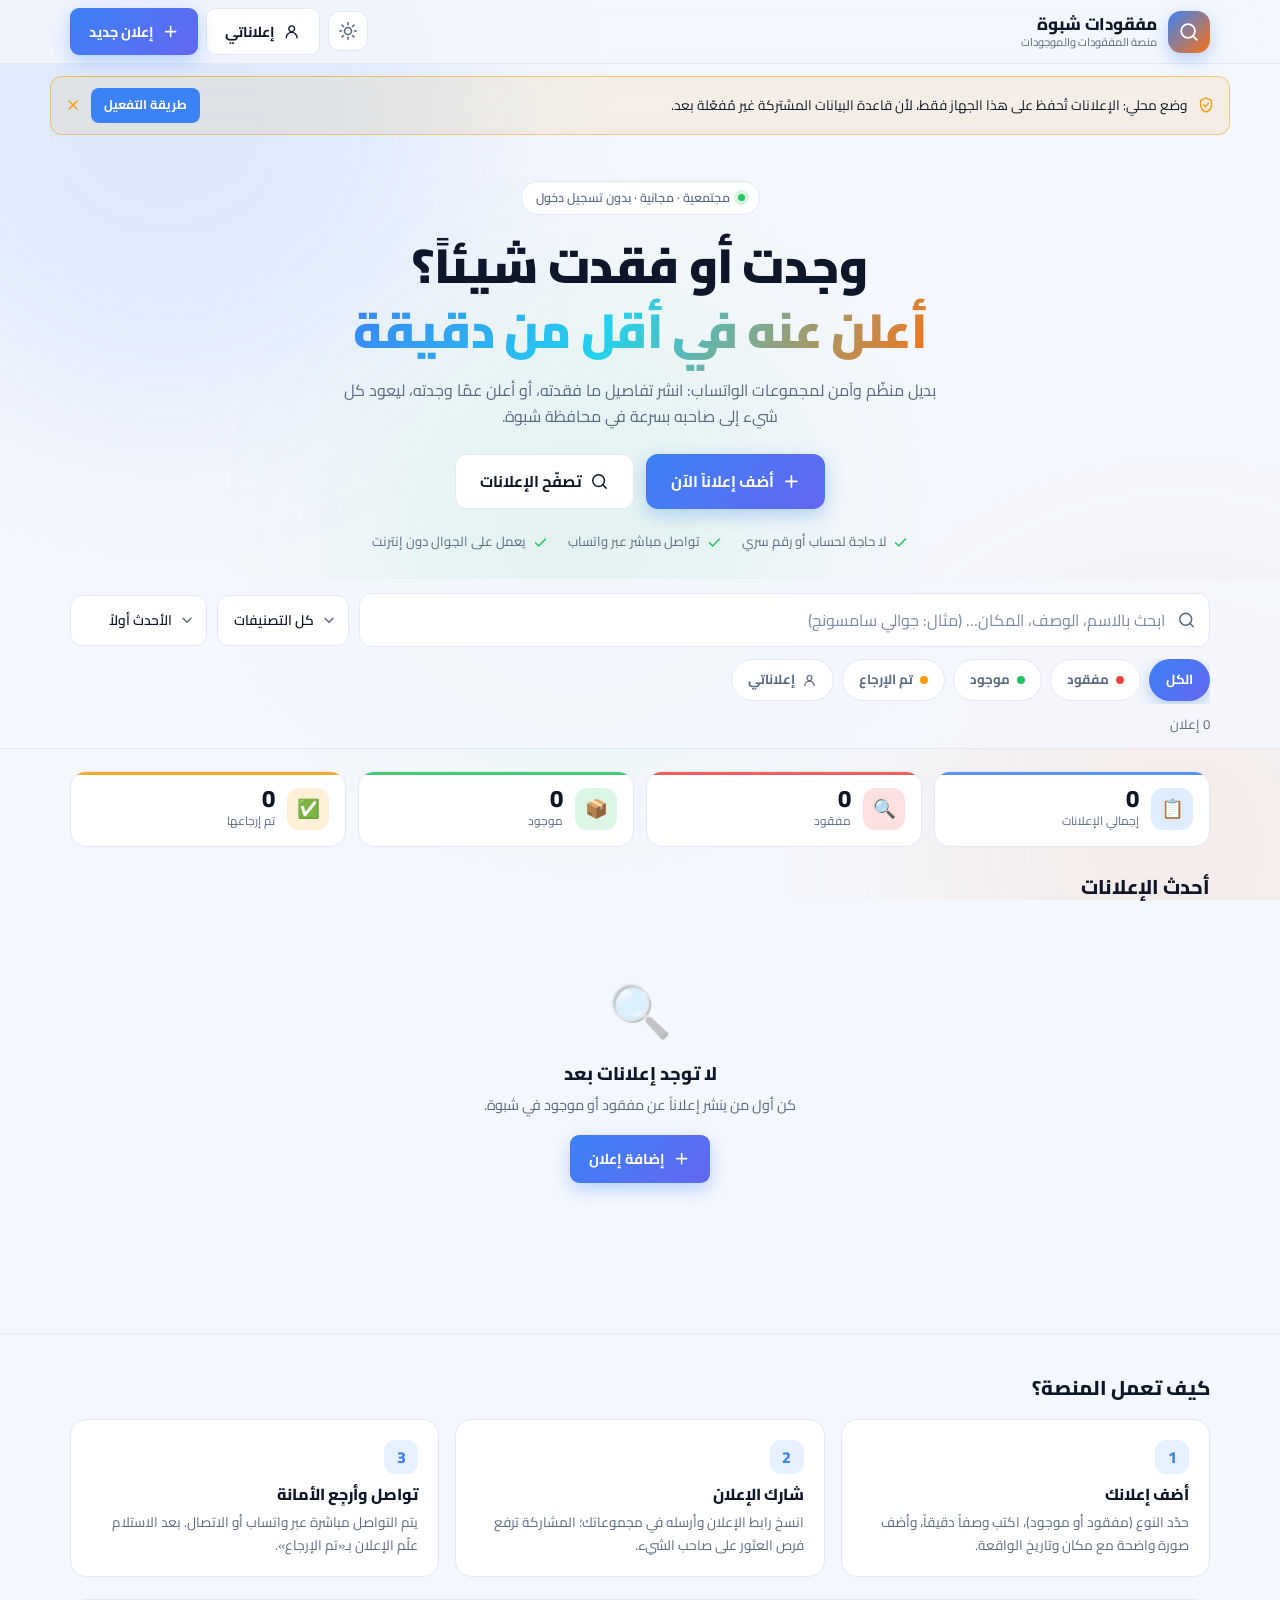
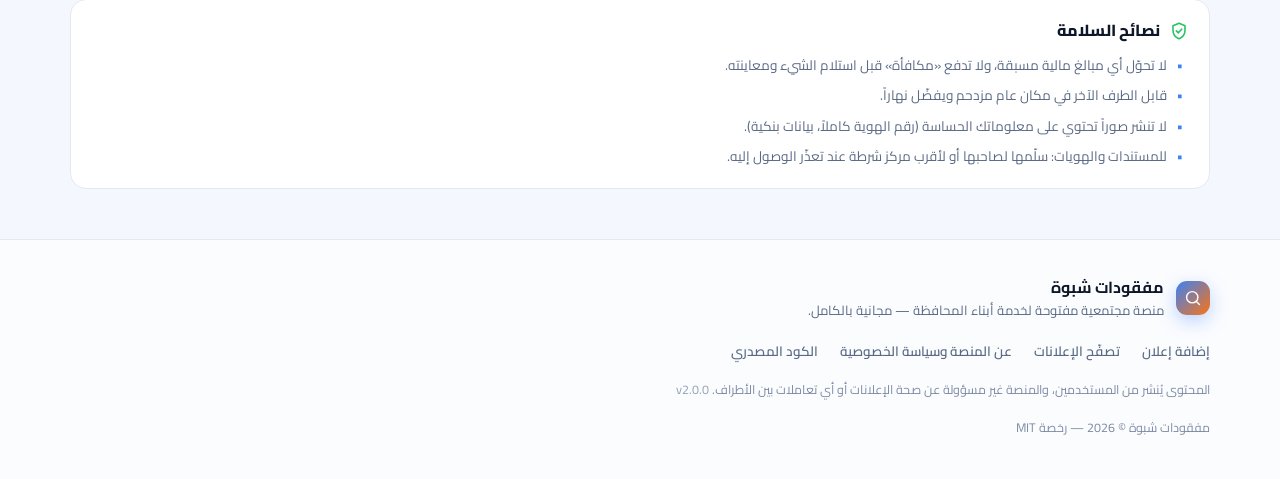
<file: index.html>
<!DOCTYPE html>
<html lang="ar" dir="rtl" data-theme="dark">
<head>
<meta charset="UTF-8">
<meta name="viewport" content="width=device-width, initial-scale=1.0, viewport-fit=cover">
<title>مفقودات شبوة | منصة المفقودات والموجودات</title>
<meta name="description" content="منصة مفقودات شبوة: أعلن عن المفقودات والموجودات في دقيقة، ابحث بالاسم أو المكان، وتواصل مباشرة عبر واتساب. بديل منظّم وآمن لمجموعات الواتساب.">
<meta name="keywords" content="مفقودات, موجودات, شبوة, اليمن, مفقودات شبوة, أمانات, إرجاع المفقودات">
<meta name="author" content="مفقودات شبوة">
<meta name="robots" content="index, follow">
<meta name="color-scheme" content="dark light">
<meta name="theme-color" content="#070b16" media="(prefers-color-scheme: dark)">
<meta name="theme-color" content="#f4f7fd" media="(prefers-color-scheme: light)">
<meta name="apple-mobile-web-app-capable" content="yes">
<meta name="apple-mobile-web-app-status-bar-style" content="black-translucent">
<meta name="apple-mobile-web-app-title" content="مفقودات شبوة">
<meta name="mobile-web-app-capable" content="yes">
<meta name="format-detection" content="telephone=no">
<link rel="canonical" href="https://almubarmaj8-pixel.github.io/mafqoodat-shabwa/">

<!-- Open Graph / Twitter -->
<meta property="og:type" content="website">
<meta property="og:site_name" content="مفقودات شبوة">
<meta property="og:locale" content="ar_YE">
<meta property="og:title" content="مفقودات شبوة | منصة المفقودات والموجودات">
<meta property="og:description" content="أعلن عن مفقوداتك أو عمّا وجدته، ووصل لأصحابها بسرعة. منصة مجتمعية مجانية وبدون تسجيل.">
<meta property="og:url" content="https://almubarmaj8-pixel.github.io/mafqoodat-shabwa/">
<meta property="og:image" content="https://almubarmaj8-pixel.github.io/mafqoodat-shabwa/icon-512.png">
<meta name="twitter:card" content="summary_large_image">
<meta name="twitter:title" content="مفقودات شبوة | منصة المفقودات والموجودات">
<meta name="twitter:description" content="أعلن عن مفقوداتك أو عمّا وجدته، ووصل لأصحابها بسرعة.">
<meta name="twitter:image" content="https://almubarmaj8-pixel.github.io/mafqoodat-shabwa/icon-512.png">

<link rel="manifest" href="manifest.json">
<link rel="icon" type="image/png" href="icon-192.png">
<link rel="apple-touch-icon" href="icon-192.png">

<link rel="preconnect" href="https://fonts.googleapis.com">
<link rel="preconnect" href="https://fonts.gstatic.com" crossorigin>
<link href="https://fonts.googleapis.com/css2?family=Cairo:wght@400;600;700;800;900&display=swap" rel="stylesheet">
<link rel="stylesheet" href="style.css">

<!-- ضبط الوضع (ليلي/نهاري) قبل الرسم لتفادي وميض الشاشة -->
<script>
(function () {
  try {
    var saved = localStorage.getItem('mss_theme');
    var sysLight = window.matchMedia && window.matchMedia('(prefers-color-scheme: light)').matches;
    document.documentElement.dataset.theme = saved || (sysLight ? 'light' : 'dark');
  } catch (e) {}
})();
</script>

<script type="application/ld+json">
{
  "@context": "https://schema.org",
  "@type": "WebSite",
  "name": "مفقودات شبوة",
  "alternateName": "Mafqoodat Shabwa",
  "url": "https://almubarmaj8-pixel.github.io/mafqoodat-shabwa/",
  "inLanguage": "ar",
  "description": "منصة مجتمعية للإعلان عن المفقودات والموجودات في محافظة شبوة.",
  "potentialAction": {
    "@type": "SearchAction",
    "target": "https://almubarmaj8-pixel.github.io/mafqoodat-shabwa/?q={search_term_string}",
    "query-input": "required name=search_term_string"
  }
}
</script>
</head>
<body>

<!-- ===== أيقونات SVG ===== -->
<svg xmlns="http://www.w3.org/2000/svg" style="position:absolute;width:0;height:0;overflow:hidden" aria-hidden="true" focusable="false">
  <symbol id="i-search" viewBox="0 0 24 24" fill="none" stroke="currentColor" stroke-width="1.9" stroke-linecap="round" stroke-linejoin="round"><circle cx="11" cy="11" r="7.5"/><path d="m20.6 20.6-4.4-4.4"/></symbol>
  <symbol id="i-plus" viewBox="0 0 24 24" fill="none" stroke="currentColor" stroke-width="2.2" stroke-linecap="round"><path d="M12 5v14M5 12h14"/></symbol>
  <symbol id="i-close" viewBox="0 0 24 24" fill="none" stroke="currentColor" stroke-width="2.2" stroke-linecap="round"><path d="M18 6 6 18M6 6l12 12"/></symbol>
  <symbol id="i-phone" viewBox="0 0 24 24" fill="none" stroke="currentColor" stroke-width="1.9" stroke-linecap="round" stroke-linejoin="round"><path d="M22 16.9v3a2 2 0 0 1-2.2 2 19.8 19.8 0 0 1-8.6-3.1 19.5 19.5 0 0 1-6-6A19.8 19.8 0 0 1 2.1 4.2 2 2 0 0 1 4.1 2h3a2 2 0 0 1 2 1.7c.1 1 .4 2 .7 2.9a2 2 0 0 1-.4 2.1L8.1 9.9a16 16 0 0 0 6 6l1.2-1.2a2 2 0 0 1 2.1-.4c.9.3 1.9.6 2.9.7a2 2 0 0 1 1.7 2Z"/></symbol>
  <symbol id="i-whatsapp" viewBox="0 0 24 24" fill="none" stroke="currentColor" stroke-width="1.9" stroke-linecap="round" stroke-linejoin="round"><path d="M3 21l1.6-4.6A8.4 8.4 0 0 1 3.6 12 8.4 8.4 0 1 1 12 20.4a8.4 8.4 0 0 1-3.9-.9L3 21Z"/><path d="M9 9.4c0 2.9 2.6 5.4 5.5 5.5.5 0 1.2-.3 1.4-.9.1-.4-.2-.7-.6-.9l-.9-.5c-.3-.1-.6 0-.8.2l-.5.5a4.8 4.8 0 0 1-2-2l.5-.5c.2-.2.3-.5.2-.8l-.4-.9c-.2-.4-.5-.7-.9-.6-.6.1-1 .8-1 1.3Z"/></symbol>
  <symbol id="i-share" viewBox="0 0 24 24" fill="none" stroke="currentColor" stroke-width="1.9" stroke-linecap="round" stroke-linejoin="round"><circle cx="18" cy="5" r="2.6"/><circle cx="6" cy="12" r="2.6"/><circle cx="18" cy="19" r="2.6"/><path d="m8.4 10.8 7.2-4.1M8.4 13.2l7.2 4.1"/></symbol>
  <symbol id="i-copy" viewBox="0 0 24 24" fill="none" stroke="currentColor" stroke-width="1.9" stroke-linecap="round" stroke-linejoin="round"><rect x="9" y="9" width="11" height="11" rx="2.4"/><path d="M5.5 15H5a2 2 0 0 1-2-2V5a2 2 0 0 1 2-2h8a2 2 0 0 1 2 2v.5"/></symbol>
  <symbol id="i-check" viewBox="0 0 24 24" fill="none" stroke="currentColor" stroke-width="2.4" stroke-linecap="round" stroke-linejoin="round"><path d="M20 6.5 9.2 17.5 4 12.3"/></symbol>
  <symbol id="i-trash" viewBox="0 0 24 24" fill="none" stroke="currentColor" stroke-width="1.9" stroke-linecap="round" stroke-linejoin="round"><path d="M4 7h16M9.5 7V5.3A1.3 1.3 0 0 1 10.8 4h2.4a1.3 1.3 0 0 1 1.3 1.3V7M6.4 7l.8 12.1A1.9 1.9 0 0 0 9.1 21h5.8a1.9 1.9 0 0 0 1.9-1.9L17.6 7"/><path d="M10.5 11v6M13.5 11v6"/></symbol>
  <symbol id="i-edit" viewBox="0 0 24 24" fill="none" stroke="currentColor" stroke-width="1.9" stroke-linecap="round" stroke-linejoin="round"><path d="M12 20h9"/><path d="M16.5 3.5a2.1 2.1 0 0 1 3 3L7.5 18.5 3 20l1.5-4.5Z"/></symbol>
  <symbol id="i-eye" viewBox="0 0 24 24" fill="none" stroke="currentColor" stroke-width="1.9" stroke-linecap="round" stroke-linejoin="round"><path d="M2.5 12S6 5.5 12 5.5 21.5 12 21.5 12 18 18.5 12 18.5 2.5 12 2.5 12Z"/><circle cx="12" cy="12" r="3"/></symbol>
  <symbol id="i-flag" viewBox="0 0 24 24" fill="none" stroke="currentColor" stroke-width="1.9" stroke-linecap="round" stroke-linejoin="round"><path d="M5 21V4M5 5h11l-1 3.5L16 12H5"/></symbol>
  <symbol id="i-moon" viewBox="0 0 24 24" fill="none" stroke="currentColor" stroke-width="1.9" stroke-linecap="round" stroke-linejoin="round"><path d="M20.5 14.5A8.5 8.5 0 1 1 10 3.4a7 7 0 0 0 10.5 11.1Z"/></symbol>
  <symbol id="i-sun" viewBox="0 0 24 24" fill="none" stroke="currentColor" stroke-width="1.9" stroke-linecap="round" stroke-linejoin="round"><circle cx="12" cy="12" r="4.2"/><path d="M12 2v2.4M12 19.6V22M2 12h2.4M19.6 12H22M4.9 4.9l1.7 1.7M17.4 17.4l1.7 1.7M19.1 4.9l-1.7 1.7M6.6 17.4l-1.7 1.7"/></symbol>
  <symbol id="i-download" viewBox="0 0 24 24" fill="none" stroke="currentColor" stroke-width="1.9" stroke-linecap="round" stroke-linejoin="round"><path d="M12 3v12M7.5 10.5 12 15l4.5-4.5"/><path d="M4 19h16"/></symbol>
  <symbol id="i-pin" viewBox="0 0 24 24" fill="none" stroke="currentColor" stroke-width="1.9" stroke-linecap="round" stroke-linejoin="round"><path d="M20 10.5c0 5.2-8 11-8 11s-8-5.8-8-11a8 8 0 0 1 16 0Z"/><circle cx="12" cy="10.3" r="2.8"/></symbol>
  <symbol id="i-calendar" viewBox="0 0 24 24" fill="none" stroke="currentColor" stroke-width="1.9" stroke-linecap="round" stroke-linejoin="round"><rect x="3.5" y="5" width="17" height="16" rx="2.6"/><path d="M8 3v4M16 3v4M3.5 10h17"/></symbol>
  <symbol id="i-tag" viewBox="0 0 24 24" fill="none" stroke="currentColor" stroke-width="1.9" stroke-linecap="round" stroke-linejoin="round"><path d="M20.6 13.4 13 21a1.9 1.9 0 0 1-2.7 0L3 13.7V3.5h10.2l7.4 7.3a1.9 1.9 0 0 1 0 2.6Z"/><circle cx="7.8" cy="7.8" r="1.4"/></symbol>
  <symbol id="i-user" viewBox="0 0 24 24" fill="none" stroke="currentColor" stroke-width="1.9" stroke-linecap="round" stroke-linejoin="round"><circle cx="12" cy="8" r="4"/><path d="M4.5 20.5a7.5 7.5 0 0 1 15 0"/></symbol>
  <symbol id="i-box" viewBox="0 0 24 24" fill="none" stroke="currentColor" stroke-width="1.9" stroke-linecap="round" stroke-linejoin="round"><path d="M21 16V8a2 2 0 0 0-1-1.7l-7-4a2 2 0 0 0-2 0l-7 4A2 2 0 0 0 3 8v8a2 2 0 0 0 1 1.7l7 4a2 2 0 0 0 2 0l7-4A2 2 0 0 0 21 16Z"/><path d="m3.3 7.3 8.7 4.8 8.7-4.8M12 21v-9"/></symbol>
  <symbol id="i-image" viewBox="0 0 24 24" fill="none" stroke="currentColor" stroke-width="1.9" stroke-linecap="round" stroke-linejoin="round"><rect x="3" y="4" width="18" height="16" rx="2.6"/><circle cx="8.8" cy="9.6" r="1.7"/><path d="m4.5 18 4.7-4.7 3.3 3.3 3-2.4 4.5 3.8"/></symbol>
  <symbol id="i-shield" viewBox="0 0 24 24" fill="none" stroke="currentColor" stroke-width="1.9" stroke-linecap="round" stroke-linejoin="round"><path d="M12 2.6 4.8 5.8v5.4c0 4.7 3 8.6 7.2 10.2 4.2-1.6 7.2-5.5 7.2-10.2V5.8Z"/><path d="m8.8 11.8 2.4 2.4 4-4.4"/></symbol>
  <symbol id="i-offline" viewBox="0 0 24 24" fill="none" stroke="currentColor" stroke-width="1.9" stroke-linecap="round" stroke-linejoin="round"><path d="M2 4.5 21 20.5"/><path d="M8.6 15.2a4.6 4.6 0 0 1 6.6-.4M5 11.8a9.6 9.6 0 0 1 4.2-2.3M15.6 9.7a9.7 9.7 0 0 1 3.4 2.1"/><path d="M12 19.4h.01"/></symbol>
  <symbol id="i-arrow-up" viewBox="0 0 24 24" fill="none" stroke="currentColor" stroke-width="2.2" stroke-linecap="round" stroke-linejoin="round"><path d="M12 19V5M6 11l6-6 6 6"/></symbol>
  <symbol id="i-sparkle" viewBox="0 0 24 24" fill="none" stroke="currentColor" stroke-width="1.8" stroke-linecap="round" stroke-linejoin="round"><path d="M12 3.5 13.7 9l5.5 1.7-5.5 1.7L12 18l-1.7-5.6L4.8 10.7 10.3 9Z"/><path d="M19 4v3M17.5 5.5h3"/></symbol>
  <symbol id="i-menu" viewBox="0 0 24 24" fill="none" stroke="currentColor" stroke-width="2" stroke-linecap="round"><path d="M4 7h16M4 12h16M4 17h16"/></symbol>
  <symbol id="i-chevron" viewBox="0 0 24 24" fill="none" stroke="currentColor" stroke-width="2.2" stroke-linecap="round" stroke-linejoin="round"><path d="m6 9.5 6 6 6-6"/></symbol>
  <symbol id="i-refresh" viewBox="0 0 24 24" fill="none" stroke="currentColor" stroke-width="1.9" stroke-linecap="round" stroke-linejoin="round"><path d="M20.5 12a8.5 8.5 0 1 1-2.6-6.1"/><path d="M20.5 4.5V10h-5.5"/></symbol>
</svg>

<a class="skip-link" href="#main">تخطَّ إلى المحتوى الرئيسي</a>

<div class="aurora" aria-hidden="true">
  <span class="blob b1"></span><span class="blob b2"></span><span class="blob b3"></span>
</div>

<!-- ===== الترويسة ===== -->
<header class="app-header">
  <div class="wrap header-inner">
    <a class="brand" href="./" data-action="home" aria-label="مفقودات شبوة — الصفحة الرئيسية">
      <span class="brand-mark"><svg class="ic"><use href="#i-search"></use></svg></span>
      <span class="brand-text">
        <strong>مفقودات شبوة</strong>
        <small>منصة المفقودات والموجودات</small>
      </span>
    </a>

    <div class="header-actions">
      <button class="icon-btn" id="installBtn" type="button" hidden data-action="install" title="تثبيت التطبيق على جهازك" aria-label="تثبيت التطبيق">
        <svg class="ic"><use href="#i-download"></use></svg>
      </button>
      <button class="icon-btn" type="button" data-action="toggle-theme" title="تبديل الوضع الليلي/النهاري" aria-label="تبديل الوضع الليلي والنهاري">
        <svg class="ic icon-moon"><use href="#i-moon"></use></svg>
        <svg class="ic icon-sun"><use href="#i-sun"></use></svg>
      </button>
      <button class="btn btn-ghost" type="button" data-action="filter-mine" title="الإعلانات التي أضفتها من هذا الجهاز">
        <svg class="ic"><use href="#i-user"></use></svg>
        <span class="hide-sm">إعلاناتي</span>
        <b class="pill" id="mineCount" hidden>0</b>
      </button>
      <button class="btn btn-primary" type="button" data-action="open-add">
        <svg class="ic"><use href="#i-plus"></use></svg>
        <span class="hide-xs">إعلان جديد</span>
      </button>
    </div>
  </div>
</header>

<!-- ===== شريط الحالة ===== -->
<div class="banner" id="banner" role="status" hidden>
  <svg class="ic" id="bannerIcon"><use href="#i-sparkle"></use></svg>
  <div class="banner-text"><span id="bannerMsg"></span></div>
  <button class="banner-btn" type="button" id="bannerAction" hidden></button>
  <button class="banner-x" type="button" data-action="dismiss-banner" aria-label="إغلاق التنبيه"><svg class="ic"><use href="#i-close"></use></svg></button>
</div>

<!-- ===== الواجهة الترحيبية ===== -->
<section class="hero">
  <div class="wrap hero-inner">
    <p class="hero-eyebrow"><span class="dot" aria-hidden="true"></span> مجتمعية · مجانية · بدون تسجيل دخول</p>
    <h1 class="hero-title">وجدت أو فقدت شيئاً؟<br><span class="grad">أعلن عنه في أقل من دقيقة</span></h1>
    <p class="hero-desc">
      بديل منظّم وآمن لمجموعات الواتساب: انشر تفاصيل ما فقدته، أو أعلن عمّا وجدته،
      ليعود كل شيء إلى صاحبه بسرعة في محافظة شبوة.
    </p>
    <div class="hero-cta">
      <button class="btn btn-primary btn-lg" type="button" data-action="open-add">
        <svg class="ic"><use href="#i-plus"></use></svg> أضف إعلاناً الآن
      </button>
      <a class="btn btn-ghost btn-lg" href="#browse">
        <svg class="ic"><use href="#i-search"></use></svg> تصفّح الإعلانات
      </a>
    </div>
    <ul class="hero-points">
      <li><svg class="ic"><use href="#i-check"></use></svg> لا حاجة لحساب أو رقم سري</li>
      <li><svg class="ic"><use href="#i-check"></use></svg> تواصل مباشر عبر واتساب</li>
      <li><svg class="ic"><use href="#i-check"></use></svg> يعمل على الجوال دون إنترنت</li>
    </ul>
  </div>
</section>

<!-- ===== البحث والفلاتر ===== -->
<section class="toolbar" id="browse">
  <div class="wrap">
    <div class="search-row">
      <div class="search-box">
        <svg class="ic search-ic"><use href="#i-search"></use></svg>
        <input type="search" id="q" autocomplete="off" placeholder="ابحث بالاسم، الوصف، المكان… (مثال: جوالي سامسونج)" aria-label="بحث في الإعلانات">
        <button class="search-clear" type="button" id="clearQ" data-action="clear-q" aria-label="مسح البحث" hidden>
          <svg class="ic"><use href="#i-close"></use></svg>
        </button>
      </div>
      <label class="select-wrap">
        <span class="sr-only">التصنيف</span>
        <select id="catFilter" class="select">
          <option value="">كل التصنيفات</option>
        </select>
        <svg class="ic"><use href="#i-chevron"></use></svg>
      </label>
      <label class="select-wrap">
        <span class="sr-only">الترتيب</span>
        <select id="sort" class="select">
          <option value="new">الأحدث أولاً</option>
          <option value="old">الأقدم أولاً</option>
          <option value="views">الأكثر مشاهدة</option>
        </select>
        <svg class="ic"><use href="#i-chevron"></use></svg>
      </label>
    </div>

    <div class="chips" role="group" aria-label="تصفية الإعلانات">
      <button class="chip is-active" type="button" data-filter="all">الكل</button>
      <button class="chip" type="button" data-filter="missing"><span class="chip-dot d-missing"></span> مفقود</button>
      <button class="chip" type="button" data-filter="found"><span class="chip-dot d-found"></span> موجود</button>
      <button class="chip" type="button" data-filter="returned"><span class="chip-dot d-returned"></span> تم الإرجاع</button>
      <button class="chip" type="button" data-filter="mine"><svg class="ic"><use href="#i-user"></use></svg> إعلاناتي</button>
    </div>

    <div class="result-line">
      <span id="resultCount">جارٍ التحميل…</span>
      <button class="link-btn" type="button" id="resetFilters" data-action="reset-filters" hidden>
        <svg class="ic"><use href="#i-refresh"></use></svg> مسح الفلاتر
      </button>
    </div>
  </div>
</section>

<!-- ===== المحتوى ===== -->
<main id="main" class="wrap main">

  <section class="stats" aria-label="إحصاءات">
    <button class="stat" type="button" data-filter="all" style="--c:#3b82f6">
      <span class="stat-ic" aria-hidden="true">📋</span>
      <span class="stat-body"><b id="statTotal">0</b><small>إجمالي الإعلانات</small></span>
    </button>
    <button class="stat" type="button" data-filter="missing" style="--c:#ef4444">
      <span class="stat-ic" aria-hidden="true">🔍</span>
      <span class="stat-body"><b id="statMissing">0</b><small>مفقود</small></span>
    </button>
    <button class="stat" type="button" data-filter="found" style="--c:#22c55e">
      <span class="stat-ic" aria-hidden="true">📦</span>
      <span class="stat-body"><b id="statFound">0</b><small>موجود</small></span>
    </button>
    <button class="stat" type="button" data-filter="returned" style="--c:#f59e0b">
      <span class="stat-ic" aria-hidden="true">✅</span>
      <span class="stat-body"><b id="statReturned">0</b><small>تم إرجاعها</small></span>
    </button>
  </section>

  <div class="section-head">
    <h2 id="listTitle">أحدث الإعلانات</h2>
    <span class="live-badge" id="liveBadge" hidden><span class="live-dot"></span> مزامنة مباشرة</span>
  </div>

  <div class="grid" id="grid" aria-live="polite" aria-busy="true"></div>

  <div class="empty" id="empty" hidden>
    <div class="empty-art" aria-hidden="true">🔍</div>
    <h3 id="emptyTitle">لا توجد إعلانات بعد</h3>
    <p id="emptyText">كن أول من ينشر إعلاناً عن مفقود أو موجود في شبوة.</p>
    <div class="empty-actions">
      <button class="btn btn-primary" type="button" data-action="open-add"><svg class="ic"><use href="#i-plus"></use></svg> إضافة إعلان</button>
      <button class="btn btn-ghost" type="button" data-action="reset-filters" hidden id="emptyReset">مسح الفلاتر</button>
    </div>
  </div>

  <div class="load-more">
    <button class="btn btn-ghost" type="button" id="loadMore" hidden>
      <svg class="ic"><use href="#i-chevron"></use></svg> عرض إعلانات أقدم
    </button>
  </div>
</main>

<!-- ===== كيف تعمل المنصة ===== -->
<section class="how">
  <div class="wrap">
    <h2>كيف تعمل المنصة؟</h2>
    <ol class="steps">
      <li>
        <span class="step-n">1</span>
        <h3>أضف إعلانك</h3>
        <p>حدّد النوع (مفقود أو موجود)، اكتب وصفاً دقيقاً، وأضف صورة واضحة مع مكان وتاريخ الواقعة.</p>
      </li>
      <li>
        <span class="step-n">2</span>
        <h3>شارك الإعلان</h3>
        <p>انسخ رابط الإعلان وأرسله في مجموعاتك؛ المشاركة ترفع فرص العثور على صاحب الشيء.</p>
      </li>
      <li>
        <span class="step-n">3</span>
        <h3>تواصل وأرجِع الأمانة</h3>
        <p>يتم التواصل مباشرة عبر واتساب أو الاتصال. بعد الاستلام علّم الإعلان بـ«تم الإرجاع».</p>
      </li>
    </ol>

    <div class="safety">
      <div class="safety-head">
        <svg class="ic"><use href="#i-shield"></use></svg>
        <h3>نصائح السلامة</h3>
      </div>
      <ul>
        <li>لا تحوّل أي مبالغ مالية مسبقة، ولا تدفع «مكافأة» قبل استلام الشيء ومعاينته.</li>
        <li>قابل الطرف الآخر في مكان عام مزدحم ويفضّل نهاراً.</li>
        <li>لا تنشر صوراً تحتوي على معلوماتك الحساسة (رقم الهوية كاملاً، بيانات بنكية).</li>
        <li>للمستندات والهويات: سلّمها لصاحبها أو لأقرب مركز شرطة عند تعذّر الوصول إليه.</li>
      </ul>
    </div>
  </div>
</section>

<!-- ===== التذييل ===== -->
<footer class="app-footer">
  <div class="wrap footer-inner">
    <div class="footer-brand">
      <span class="brand-mark sm"><svg class="ic"><use href="#i-search"></use></svg></span>
      <div>
        <strong>مفقودات شبوة</strong>
        <p>منصة مجتمعية مفتوحة لخدمة أبناء المحافظة — مجانية بالكامل.</p>
      </div>
    </div>
    <nav class="footer-links">
      <button class="link-btn" type="button" data-action="open-add">إضافة إعلان</button>
      <a class="link-btn" href="#browse">تصفّح الإعلانات</a>
      <button class="link-btn" type="button" data-action="open-about">عن المنصة وسياسة الخصوصية</button>
      <a class="link-btn" href="https://github.com/almubarmaj8-pixel/mafqoodat-shabwa" target="_blank" rel="noopener">الكود المصدري</a>
    </nav>
    <p class="footer-note">
      المحتوى يُنشر من المستخدمين، والمنصة غير مسؤولة عن صحة الإعلانات أو أي تعاملات بين الأطراف.
      <span class="ver" id="appVersion"></span>
    </p>
    <p class="footer-copy">مفقودات شبوة © <span id="year"></span> — رخصة MIT</p>
  </div>
</footer>

<button class="fab" type="button" data-action="open-add" aria-label="إضافة إعلان جديد">
  <svg class="ic"><use href="#i-plus"></use></svg>
</button>

<button class="to-top" type="button" id="toTop" aria-label="العودة للأعلى" hidden>
  <svg class="ic"><use href="#i-arrow-up"></use></svg>
</button>

<!-- ===== نافذة الإضافة/التعديل ===== -->
<div class="overlay" id="formModal" role="dialog" aria-modal="true" aria-labelledby="formTitle" hidden>
  <div class="modal modal-lg sheet">
    <div class="modal-head">
      <h2 id="formTitle">إضافة إعلان جديد</h2>
      <button class="icon-btn" type="button" data-action="close-modal" aria-label="إغلاق"><svg class="ic"><use href="#i-close"></use></svg></button>
    </div>

    <form id="postForm" class="modal-body" novalidate>
      <input type="hidden" id="editId">

      <div class="field">
        <span class="label">نوع الإعلان <b class="req">*</b></span>
        <div class="type-picker" role="radiogroup" aria-label="نوع الإعلان">
          <button type="button" class="type-card is-active" role="radio" aria-checked="true" data-type="missing">
            <span class="type-ic missing"><svg class="ic"><use href="#i-search"></use></svg></span>
            <span class="type-t">مفقود</span>
            <span class="type-d">فقدت شيئاً وأبحث عنه</span>
          </button>
          <button type="button" class="type-card" role="radio" aria-checked="false" data-type="found">
            <span class="type-ic found"><svg class="ic"><use href="#i-box"></use></svg></span>
            <span class="type-t">موجود</span>
            <span class="type-d">وجدت شيئاً وأريد إرجاعه</span>
          </button>
        </div>
      </div>

      <div class="field">
        <label class="label" for="fTitle">عنوان الإعلان <b class="req">*</b></label>
        <input type="text" id="fTitle" maxlength="80" placeholder="مثال: جوال سامسونج أسود بشاشة مكسورة" autocomplete="off">
        <small class="hint">اكتب وصفاً مختصراً وواضحاً — العنوان الجيد يزيد فرص الإيجاد.</small>
        <small class="err" data-err="fTitle"></small>
      </div>

      <div class="field">
        <label class="label" for="fDesc">الوصف بالتفصيل <b class="req">*</b></label>
        <textarea id="fDesc" rows="4" maxlength="600" placeholder="اذكر اللون، الماركة، أي علامات مميزة، ومحتويات الشيء إن أمكن…"></textarea>
        <div class="counter"><span id="descCount">0</span>/600</div>
        <small class="err" data-err="fDesc"></small>
      </div>

      <div class="field-row">
        <div class="field">
          <label class="label" for="fCategory">التصنيف <b class="req">*</b></label>
          <select id="fCategory">
            <option value="">اختر التصنيف…</option>
            <option value="هواتف">📱 هواتف وأجهزة</option>
            <option value="مستندات">📄 مستندات وهويات</option>
            <option value="محافظ ونقود">💰 محافظ ونقود</option>
            <option value="مجوهرات">💎 مجوهرات وساعات</option>
            <option value="مفاتيح">🔑 مفاتيح</option>
            <option value="ملابس">👕 ملابس وحقائب</option>
            <option value="إلكترونيات">💻 إلكترونيات</option>
            <option value="حيوانات">🐾 حيوانات</option>
            <option value="مركبات">🚗 مركبات وقطع</option>
            <option value="__custom__">➕ تصنيف آخر…</option>
          </select>
          <input type="text" id="fCustomCat" maxlength="30" placeholder="اكتب اسم التصنيف" hidden>
          <small class="err" data-err="fCategory"></small>
        </div>
        <div class="field">
          <label class="label" for="fLocation">المكان <b class="req">*</b></label>
          <input type="text" id="fLocation" maxlength="60" placeholder="مثال: سوق عتق المركزي" autocomplete="off">
          <small class="err" data-err="fLocation"></small>
        </div>
      </div>

      <div class="field-row">
        <div class="field">
          <label class="label" for="fDate">تاريخ الفقد/الوجدان</label>
          <input type="date" id="fDate">
          <small class="err" data-err="fDate"></small>
        </div>
        <div class="field">
          <label class="label" for="fName">الاسم <b class="req">*</b></label>
          <input type="text" id="fName" maxlength="40" placeholder="اسمك" autocomplete="name">
          <small class="err" data-err="fName"></small>
        </div>
      </div>

      <div class="field-row">
        <div class="field">
          <label class="label" for="fPhone">رقم الجوال <b class="req">*</b></label>
          <input type="tel" id="fPhone" maxlength="17" inputmode="tel" placeholder="7XX XXX XXX" autocomplete="tel">
          <small class="hint">يُقبل الرقم المحلي (7XXXXXXXX) أو الدولي (+967…).</small>
          <small class="err" data-err="fPhone"></small>
        </div>
        <div class="field">
          <label class="label" for="fPref">طريقة التواصل المفضلة</label>
          <select id="fPref">
            <option value="whatsapp">واتساب أولاً</option>
            <option value="call">اتصال هاتفي أولاً</option>
          </select>
        </div>
      </div>

      <div class="field">
        <span class="label">الصور (اختياري — حتى 3 صور)</span>
        <div class="thumbs" id="thumbs"></div>
        <label class="drop" for="fImages" id="dropZone">
          <svg class="ic"><use href="#i-image"></use></svg>
          <span><b>اضغط لإضافة صورة</b> أو التقط صورة بالكاميرا</span>
          <small>تُضغط الصور تلقائياً على جهازك لتوفير البيانات</small>
          <input type="file" id="fImages" accept="image/*" multiple hidden>
        </label>
      </div>

      <label class="check">
        <input type="checkbox" id="fAgree">
        <span>أتعهد بصحة البيانات، وأوافق على أن الإعلان سيُنشر للعامة على المنصة.</span>
      </label>
      <small class="err" data-err="fAgree"></small>

      <div class="modal-actions">
        <button type="submit" class="btn btn-primary btn-lg" id="submitBtn">
          <svg class="ic"><use href="#i-check"></use></svg> نشر الإعلان
        </button>
        <button type="button" class="btn btn-ghost" data-action="close-modal">إلغاء</button>
      </div>
    </form>
  </div>
</div>

<!-- ===== نافذة التفاصيل ===== -->
<div class="overlay" id="detailModal" role="dialog" aria-modal="true" aria-labelledby="detailTitle" hidden>
  <div class="modal sheet">
    <div class="modal-head">
      <h2 id="detailTitle">تفاصيل الإعلان</h2>
      <button class="icon-btn" type="button" data-action="close-modal" aria-label="إغلاق"><svg class="ic"><use href="#i-close"></use></svg></button>
    </div>
    <div class="modal-body" id="detailBody"></div>
  </div>
</div>

<!-- ===== نافذة التأكيد ===== -->
<div class="overlay" id="confirmModal" role="dialog" aria-modal="true" aria-labelledby="confirmTitle" hidden>
  <div class="confirm">
    <div class="confirm-ic" id="confirmIcon">⚠️</div>
    <h3 id="confirmTitle">تأكيد</h3>
    <p id="confirmText">هل أنت متأكد؟</p>
    <div class="confirm-actions">
      <button class="btn btn-danger" type="button" id="confirmYes">تأكيد</button>
      <button class="btn btn-ghost" type="button" id="confirmNo">إلغاء</button>
    </div>
  </div>
</div>

<!-- ===== نافذة بلاغ ===== -->
<div class="overlay" id="reportModal" role="dialog" aria-modal="true" aria-labelledby="reportTitle" hidden>
  <div class="modal sheet">
    <div class="modal-head">
      <h2 id="reportTitle">الإبلاغ عن إعلان</h2>
      <button class="icon-btn" type="button" data-action="close-modal" aria-label="إغلاق"><svg class="ic"><use href="#i-close"></use></svg></button>
    </div>
    <form class="modal-body" id="reportForm">
      <div class="field">
        <label class="label" for="reportReason">سبب الإبلاغ</label>
        <select id="reportReason">
          <option value="محتوى مخالف">محتوى مخالف أو مسيء</option>
          <option value="إعلان مكرر">إعلان مكرر</option>
          <option value="رقم خاطئ">رقم تواصل خاطئ</option>
          <option value="احتيال">محاولة احتيال</option>
          <option value="تم الإرجاع">تم إرجاع الشيء بالفعل</option>
          <option value="أخرى">أخرى</option>
        </select>
      </div>
      <div class="field">
        <label class="label" for="reportNote">ملاحظة إضافية (اختياري)</label>
        <textarea id="reportNote" rows="3" maxlength="300" placeholder="اشرح سبب الإبلاغ باختصار…"></textarea>
      </div>
      <div class="modal-actions">
        <button type="submit" class="btn btn-danger btn-lg">إرسال البلاغ</button>
        <button type="button" class="btn btn-ghost" data-action="close-modal">إلغاء</button>
      </div>
    </form>
  </div>
</div>

<!-- ===== نافذة عن المنصة ===== -->
<div class="overlay" id="aboutModal" role="dialog" aria-modal="true" aria-labelledby="aboutTitle" hidden>
  <div class="modal sheet">
    <div class="modal-head">
      <h2 id="aboutTitle">عن المنصة والخصوصية</h2>
      <button class="icon-btn" type="button" data-action="close-modal" aria-label="إغلاق"><svg class="ic"><use href="#i-close"></use></svg></button>
    </div>
    <div class="modal-body about-body">
      <p><b>مفقودات شبوة</b> منصة مجتمعية مجانية تساعد أهل محافظة شبوة على إعلان المفقودات والموجودات،
      كبديل منظّم لمجموعات الواتساب المزدحمة.</p>
      <h4>ما الذي نجمعه؟</h4>
      <ul>
        <li>بيانات الإعلان التي تكتبها بنفسك (العنوان، الوصف، المكان، الاسم، رقم التواصل).</li>
        <li>رقم جوالك يظهر لمن يفتح الإعلان بهدف التواصل فقط، ويمكنك تعديله أو حذف الإعلان في أي وقت.</li>
        <li>تُخزَّن مفضّلاتك وإعداداتك محلياً على جهازك، ولا تُرسل لأي طرف ثالث.</li>
        <li>لا نستخدم أدوات تتبّع إعلانية ولا نطلب تسجيل دخول.</li>
      </ul>
      <h4>مسؤولياتك</h4>
      <ul>
        <li>الإعلان مسؤوليتك: تأكد من صحة البيانات واحترام خصوصية الآخرين.</li>
        <li>يمنع نشر المحتوى المخالف أو المنشورات غير المتعلقة بالمفقودات والموجودات.</li>
        <li>المنصة غير مسؤولة عن أي تعاملات أو أضرار تحدث بين المستخدمين.</li>
      </ul>
      <p class="muted">لأي ملاحظة أو طلب حذف إعلان مخالف، استخدم زر «الإبلاغ» داخل الإعلان.</p>
    </div>
  </div>
</div>

<!-- ===== التنبيهات ===== -->
<div class="toasts" id="toasts" role="status" aria-live="polite"></div>

<noscript>
  <div class="noscript">هذا التطبيق يحتاج إلى تشغيل JavaScript لعرض الإعلانات وإضافتها.</div>
</noscript>

<script src="firebase-config.js"></script>
<script src="script.js"></script>
</body>
</html>
</file>
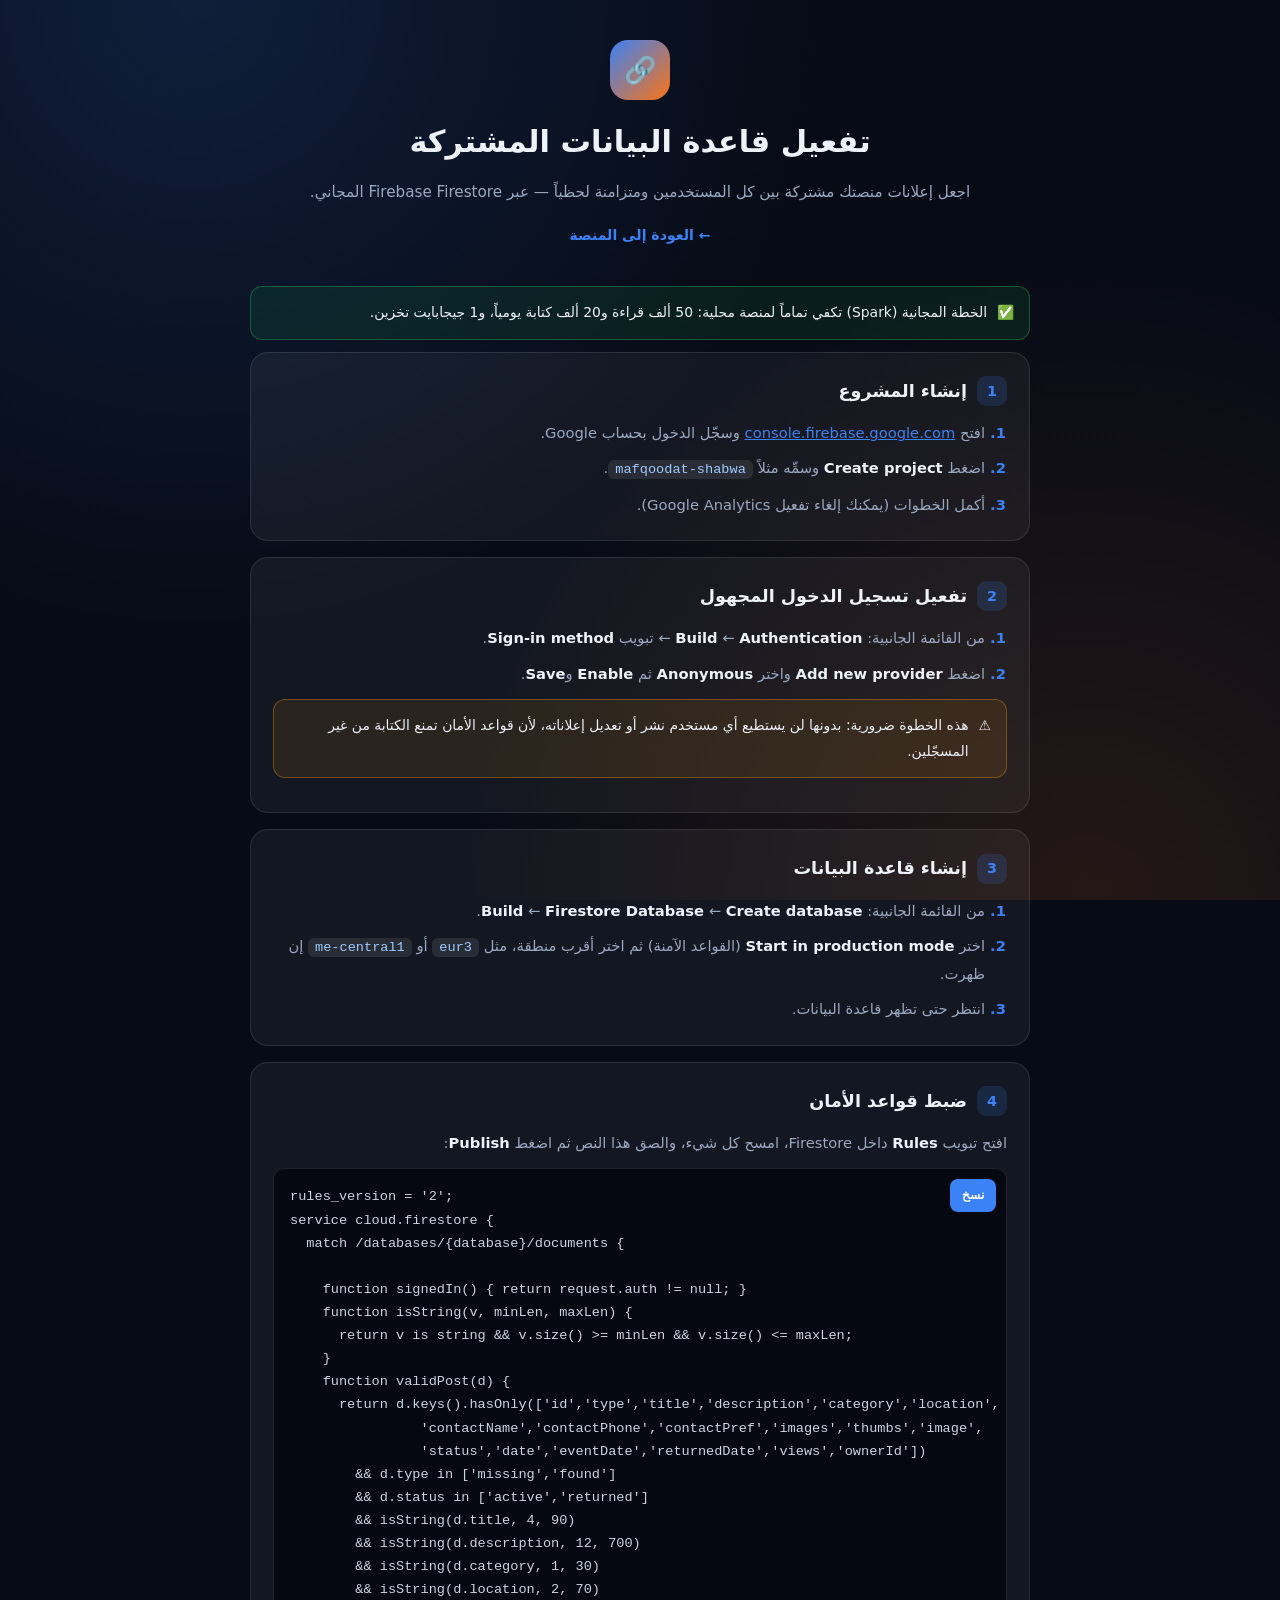
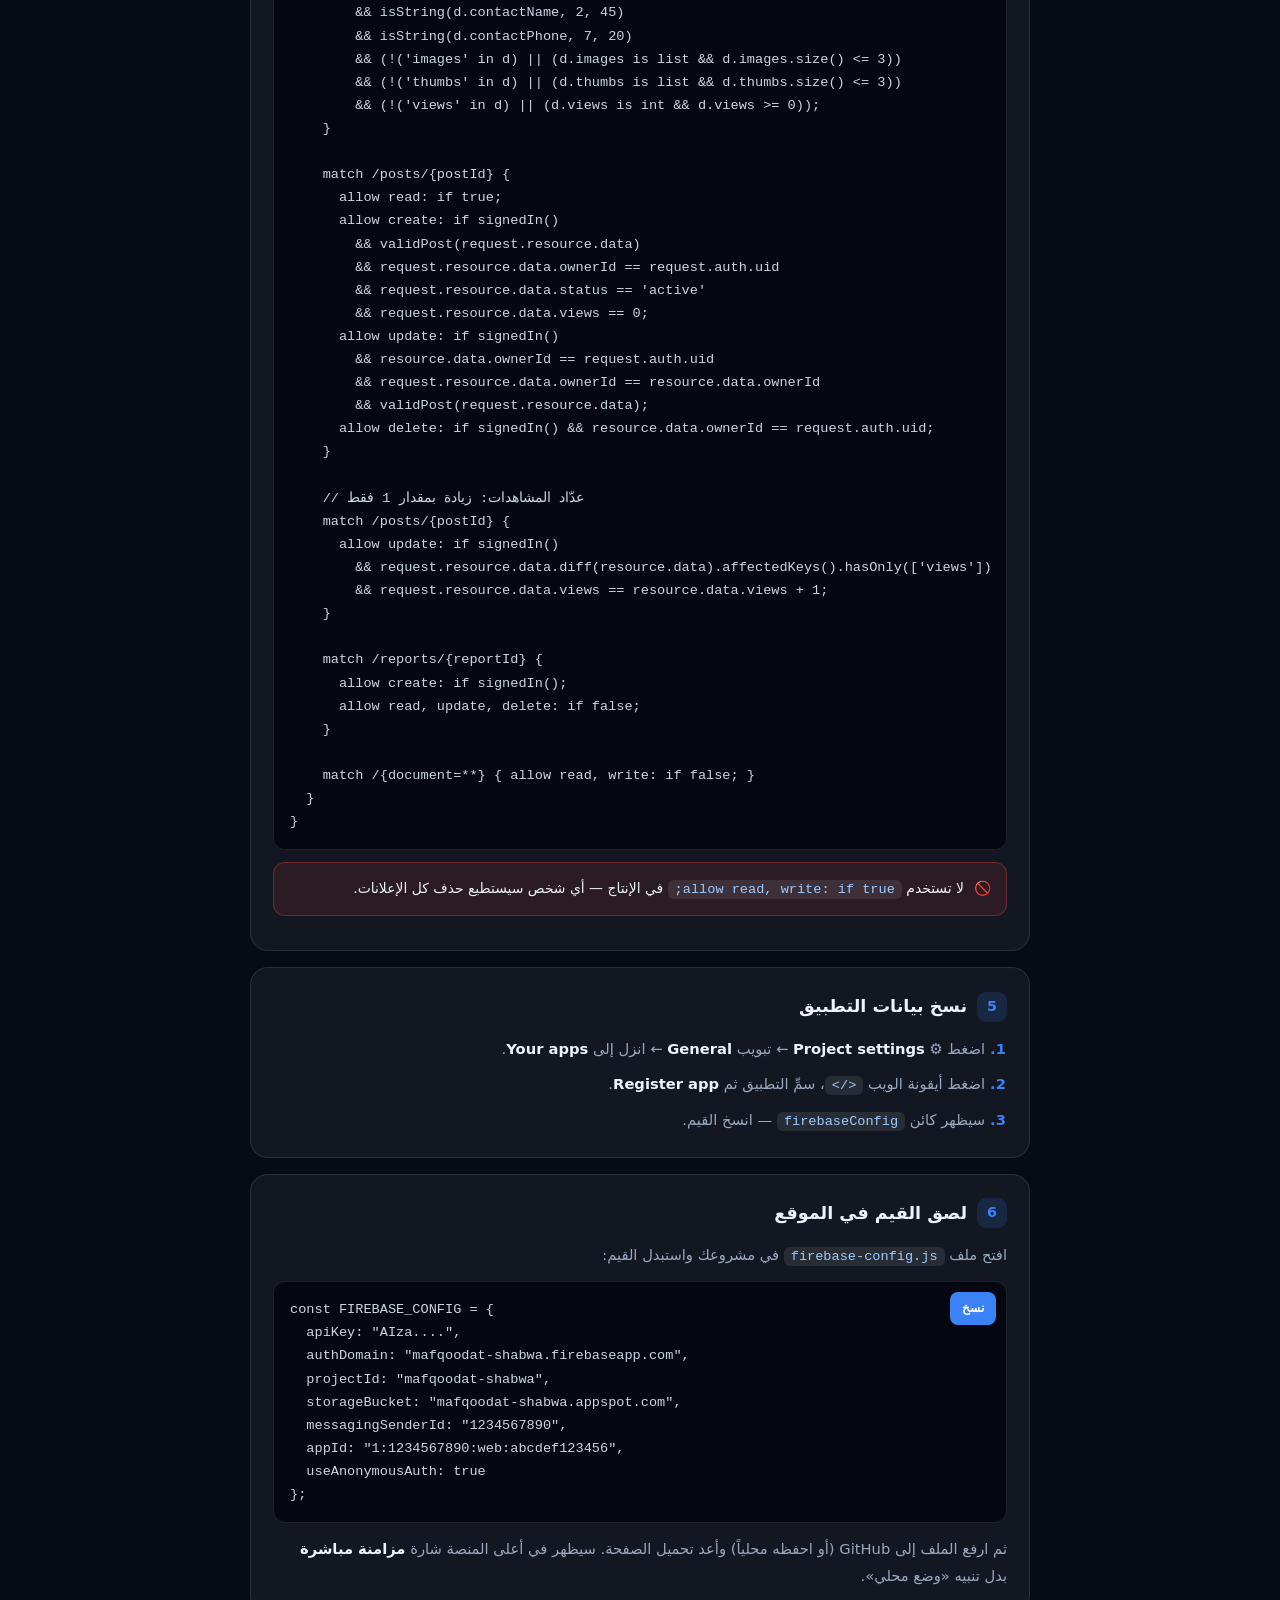
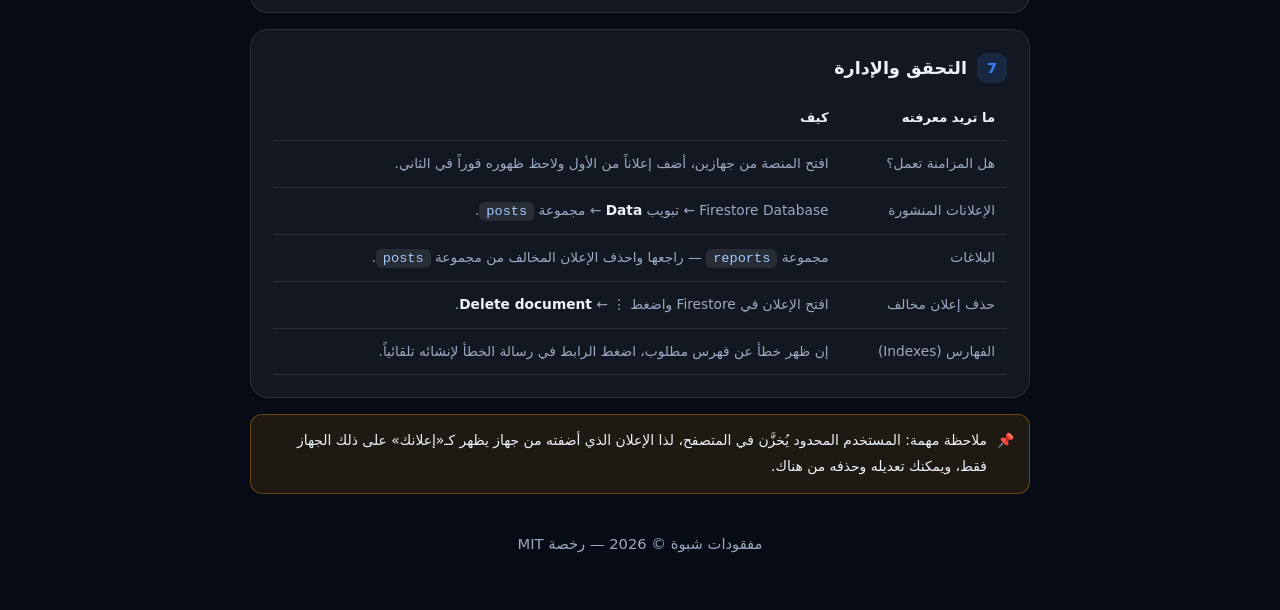
<file: FIREBASE-SETUP.html>
<!DOCTYPE html>
<html lang="ar" dir="rtl">
<head>
<meta charset="UTF-8">
<meta name="viewport" content="width=device-width, initial-scale=1.0">
<meta name="theme-color" content="#070b16">
<title>تفعيل قاعدة البيانات المشتركة — مفقودات شبوة</title>
<link rel="icon" type="image/png" href="icon-192.png">
<style>
  :root {
    --bg:#070b16; --panel:#0c1322; --surface:rgba(255,255,255,.05); --surface2:rgba(255,255,255,.09);
    --border:rgba(255,255,255,.1); --text:#eef2f9; --muted:#9aa8c0; --brand:#3b82f6;
    --accent:#f97316; --found:#22c55e; --warn:#f59e0b; --danger:#ef4444;
  }
  * { box-sizing:border-box; margin:0; padding:0; }
  body {
    font-family:'Cairo','Segoe UI',system-ui,sans-serif; background:var(--bg); color:var(--text);
    line-height:1.85; padding:0 0 60px;
    background-image:radial-gradient(circle at 15% 0%, rgba(59,130,246,.16), transparent 45%),
                     radial-gradient(circle at 85% 100%, rgba(249,115,22,.12), transparent 45%);
    background-attachment:fixed;
  }
  .wrap { max-width:820px; margin:0 auto; padding:0 20px; }
  header { padding:40px 0 24px; text-align:center; }
  .logo { width:60px; height:60px; border-radius:18px; margin:0 auto 14px; display:grid; place-items:center;
          background:linear-gradient(135deg,#3b82f6,#f97316); font-size:26px; }
  h1 { font-size:clamp(1.4rem,4vw,1.9rem); }
  .sub { color:var(--muted); font-size:.95rem; margin-top:8px; }
  .back { display:inline-block; margin-top:16px; color:var(--brand); text-decoration:none; font-weight:700; font-size:.88rem; }
  .card { background:var(--surface); border:1px solid var(--border); border-radius:18px; padding:22px; margin-bottom:16px; }
  h2 { font-size:1.1rem; margin-bottom:12px; display:flex; align-items:center; gap:10px; }
  .num { width:30px; height:30px; border-radius:9px; display:grid; place-items:center; font-size:.9rem;
         background:rgba(59,130,246,.16); color:var(--brand); flex:none; }
  p, li { color:var(--muted); font-size:.92rem; }
  ol, ul { padding-inline-start:22px; display:grid; gap:8px; }
  li::marker { color:var(--brand); font-weight:700; }
  b, strong { color:var(--text); }
  a { color:var(--brand); }
  code, pre { font-family:'SF Mono',Consolas,Monaco,monospace; direction:ltr; text-align:left; }
  code { background:var(--surface2); padding:2px 7px; border-radius:6px; font-size:.85rem; color:#9ecbff; }
  pre { background:#050810; border:1px solid var(--border); border-radius:12px; padding:16px; overflow-x:auto;
        font-size:.8rem; line-height:1.7; margin:12px 0; position:relative; }
  pre code { background:none; padding:0; color:#cbd5e1; }
  .copy { position:absolute; inset-block-start:10px; inset-inline-end:10px; background:var(--brand); color:#fff;
          border:0; padding:6px 12px; border-radius:8px; font:inherit; font-size:.75rem; font-weight:700; cursor:pointer;
          font-family:'Cairo',sans-serif; }
  .note { display:flex; gap:10px; padding:13px 15px; border-radius:12px; font-size:.87rem; margin:12px 0; }
  .note.warn { background:rgba(245,158,11,.1); border:1px solid rgba(245,158,11,.35); }
  .note.ok { background:rgba(34,197,94,.1); border:1px solid rgba(34,197,94,.35); }
  .note.bad { background:rgba(239,68,68,.1); border:1px solid rgba(239,68,68,.35); }
  .note span:first-child { flex:none; }
  table { width:100%; border-collapse:collapse; margin-top:10px; font-size:.86rem; }
  th, td { text-align:start; padding:10px 12px; border-bottom:1px solid var(--border); }
  th { color:var(--text); font-size:.82rem; }
  td { color:var(--muted); }
  footer { text-align:center; color:var(--muted); font-size:.8rem; padding-top:24px; }
</style>
</head>
<body>
<div class="wrap">
  <header>
    <div class="logo" aria-hidden="true">🔗</div>
    <h1>تفعيل قاعدة البيانات المشتركة</h1>
    <p class="sub">اجعل إعلانات منصتك مشتركة بين كل المستخدمين ومتزامنة لحظياً — عبر Firebase Firestore المجاني.</p>
    <a class="back" href="./index.html">← العودة إلى المنصة</a>
  </header>

  <div class="note ok">
    <span>✅</span>
    <span>الخطة المجانية (Spark) تكفي تماماً لمنصة محلية: 50 ألف قراءة و20 ألف كتابة يومياً، و1 جيجابايت تخزين.</span>
  </div>

  <div class="card">
    <h2><span class="num">1</span> إنشاء المشروع</h2>
    <ol>
      <li>افتح <a href="https://console.firebase.google.com" target="_blank" rel="noopener">console.firebase.google.com</a> وسجّل الدخول بحساب Google.</li>
      <li>اضغط <b>Create project</b> وسمِّه مثلاً <code>mafqoodat-shabwa</code>.</li>
      <li>أكمل الخطوات (يمكنك إلغاء تفعيل Google Analytics).</li>
    </ol>
  </div>

  <div class="card">
    <h2><span class="num">2</span> تفعيل تسجيل الدخول المجهول</h2>
    <ol>
      <li>من القائمة الجانبية: <b>Build</b> ← <b>Authentication</b> ← تبويب <b>Sign-in method</b>.</li>
      <li>اضغط <b>Add new provider</b> واختر <b>Anonymous</b> ثم <b>Enable</b> و<b>Save</b>.</li>
    </ol>
    <div class="note warn">
      <span>⚠️</span>
      <span>هذه الخطوة ضرورية: بدونها لن يستطيع أي مستخدم نشر أو تعديل إعلاناته، لأن قواعد الأمان تمنع الكتابة من غير المسجّلين.</span>
    </div>
  </div>

  <div class="card">
    <h2><span class="num">3</span> إنشاء قاعدة البيانات</h2>
    <ol>
      <li>من القائمة الجانبية: <b>Build</b> ← <b>Firestore Database</b> ← <b>Create database</b>.</li>
      <li>اختر <b>Start in production mode</b> (القواعد الآمنة) ثم اختر أقرب منطقة، مثل <code>eur3</code> أو <code>me-central1</code> إن ظهرت.</li>
      <li>انتظر حتى تظهر قاعدة البيانات.</li>
    </ol>
  </div>

  <div class="card">
    <h2><span class="num">4</span> ضبط قواعد الأمان</h2>
    <p>افتح تبويب <b>Rules</b> داخل Firestore، امسح كل شيء، والصق هذا النص ثم اضغط <b>Publish</b>:</p>
    <pre><button class="copy" type="button">نسخ</button><code>rules_version = '2';
service cloud.firestore {
  match /databases/{database}/documents {

    function signedIn() { return request.auth != null; }
    function isString(v, minLen, maxLen) {
      return v is string &amp;&amp; v.size() &gt;= minLen &amp;&amp; v.size() &lt;= maxLen;
    }
    function validPost(d) {
      return d.keys().hasOnly(['id','type','title','description','category','location',
                'contactName','contactPhone','contactPref','images','thumbs','image',
                'status','date','eventDate','returnedDate','views','ownerId'])
        &amp;&amp; d.type in ['missing','found']
        &amp;&amp; d.status in ['active','returned']
        &amp;&amp; isString(d.title, 4, 90)
        &amp;&amp; isString(d.description, 12, 700)
        &amp;&amp; isString(d.category, 1, 30)
        &amp;&amp; isString(d.location, 2, 70)
        &amp;&amp; isString(d.contactName, 2, 45)
        &amp;&amp; isString(d.contactPhone, 7, 20)
        &amp;&amp; (!('images' in d) || (d.images is list &amp;&amp; d.images.size() &lt;= 3))
        &amp;&amp; (!('thumbs' in d) || (d.thumbs is list &amp;&amp; d.thumbs.size() &lt;= 3))
        &amp;&amp; (!('views' in d) || (d.views is int &amp;&amp; d.views &gt;= 0));
    }

    match /posts/{postId} {
      allow read: if true;
      allow create: if signedIn()
        &amp;&amp; validPost(request.resource.data)
        &amp;&amp; request.resource.data.ownerId == request.auth.uid
        &amp;&amp; request.resource.data.status == 'active'
        &amp;&amp; request.resource.data.views == 0;
      allow update: if signedIn()
        &amp;&amp; resource.data.ownerId == request.auth.uid
        &amp;&amp; request.resource.data.ownerId == resource.data.ownerId
        &amp;&amp; validPost(request.resource.data);
      allow delete: if signedIn() &amp;&amp; resource.data.ownerId == request.auth.uid;
    }

    // عدّاد المشاهدات: زيادة بمقدار 1 فقط
    match /posts/{postId} {
      allow update: if signedIn()
        &amp;&amp; request.resource.data.diff(resource.data).affectedKeys().hasOnly(['views'])
        &amp;&amp; request.resource.data.views == resource.data.views + 1;
    }

    match /reports/{reportId} {
      allow create: if signedIn();
      allow read, update, delete: if false;
    }

    match /{document=**} { allow read, write: if false; }
  }
}</code></pre>
    <div class="note bad">
      <span>🚫</span>
      <span>لا تستخدم <code>allow read, write: if true;</code> في الإنتاج — أي شخص سيستطيع حذف كل الإعلانات.</span>
    </div>
  </div>

  <div class="card">
    <h2><span class="num">5</span> نسخ بيانات التطبيق</h2>
    <ol>
      <li>اضغط ⚙️ <b>Project settings</b> ← تبويب <b>General</b> ← انزل إلى <b>Your apps</b>.</li>
      <li>اضغط أيقونة الويب <code>&lt;/&gt;</code>، سمِّ التطبيق ثم <b>Register app</b>.</li>
      <li>سيظهر كائن <code>firebaseConfig</code> — انسخ القيم.</li>
    </ol>
  </div>

  <div class="card">
    <h2><span class="num">6</span> لصق القيم في الموقع</h2>
    <p>افتح ملف <code>firebase-config.js</code> في مشروعك واستبدل القيم:</p>
    <pre><button class="copy" type="button">نسخ</button><code>const FIREBASE_CONFIG = {
  apiKey: "AIza....",
  authDomain: "mafqoodat-shabwa.firebaseapp.com",
  projectId: "mafqoodat-shabwa",
  storageBucket: "mafqoodat-shabwa.appspot.com",
  messagingSenderId: "1234567890",
  appId: "1:1234567890:web:abcdef123456",
  useAnonymousAuth: true
};</code></pre>
    <p>ثم ارفع الملف إلى GitHub (أو احفظه محلياً) وأعد تحميل الصفحة. سيظهر في أعلى المنصة شارة <b>مزامنة مباشرة</b> بدل تنبيه «وضع محلي».</p>
  </div>

  <div class="card">
    <h2><span class="num">7</span> التحقق والإدارة</h2>
    <table>
      <thead><tr><th>ما تريد معرفته</th><th>كيف</th></tr></thead>
      <tbody>
        <tr><td>هل المزامنة تعمل؟</td><td>افتح المنصة من جهازين، أضف إعلاناً من الأول ولاحظ ظهوره فوراً في الثاني.</td></tr>
        <tr><td>الإعلانات المنشورة</td><td>Firestore Database ← تبويب <b>Data</b> ← مجموعة <code>posts</code>.</td></tr>
        <tr><td>البلاغات</td><td>مجموعة <code>reports</code> — راجعها واحذف الإعلان المخالف من مجموعة <code>posts</code>.</td></tr>
        <tr><td>حذف إعلان مخالف</td><td>افتح الإعلان في Firestore واضغط ⋮ ← <b>Delete document</b>.</td></tr>
        <tr><td>الفهارس (Indexes)</td><td>إن ظهر خطأ عن فهرس مطلوب، اضغط الرابط في رسالة الخطأ لإنشائه تلقائياً.</td></tr>
      </tbody>
    </table>
  </div>

  <div class="note warn">
    <span>📌</span>
    <span>ملاحظة مهمة: المستخدم المحدود يُخزَّن في المتصفح، لذا الإعلان الذي أضفته من جهاز يظهر كـ«إعلانك» على ذلك الجهاز فقط، ويمكنك تعديله وحذفه من هناك.</span>
  </div>

  <footer>
    <p>مفقودات شبوة © <span id="y"></span> — رخصة MIT</p>
  </footer>
</div>

<script>
  document.getElementById('y').textContent = new Date().getFullYear();
  document.querySelectorAll('.copy').forEach(function (btn) {
    btn.addEventListener('click', function () {
      var code = btn.parentElement.querySelector('code');
      var text = code.innerText;
      var done = function () { btn.textContent = 'تم النسخ ✓'; setTimeout(function () { btn.textContent = 'نسخ'; }, 1600); };
      if (navigator.clipboard) navigator.clipboard.writeText(text).then(done).catch(fallback); else fallback();
      function fallback() {
        var ta = document.createElement('textarea');
        ta.value = text; document.body.appendChild(ta); ta.select();
        try { document.execCommand('copy'); done(); } catch (e) {}
        ta.remove();
      }
    });
  });
</script>
</body>
</html>
</file>
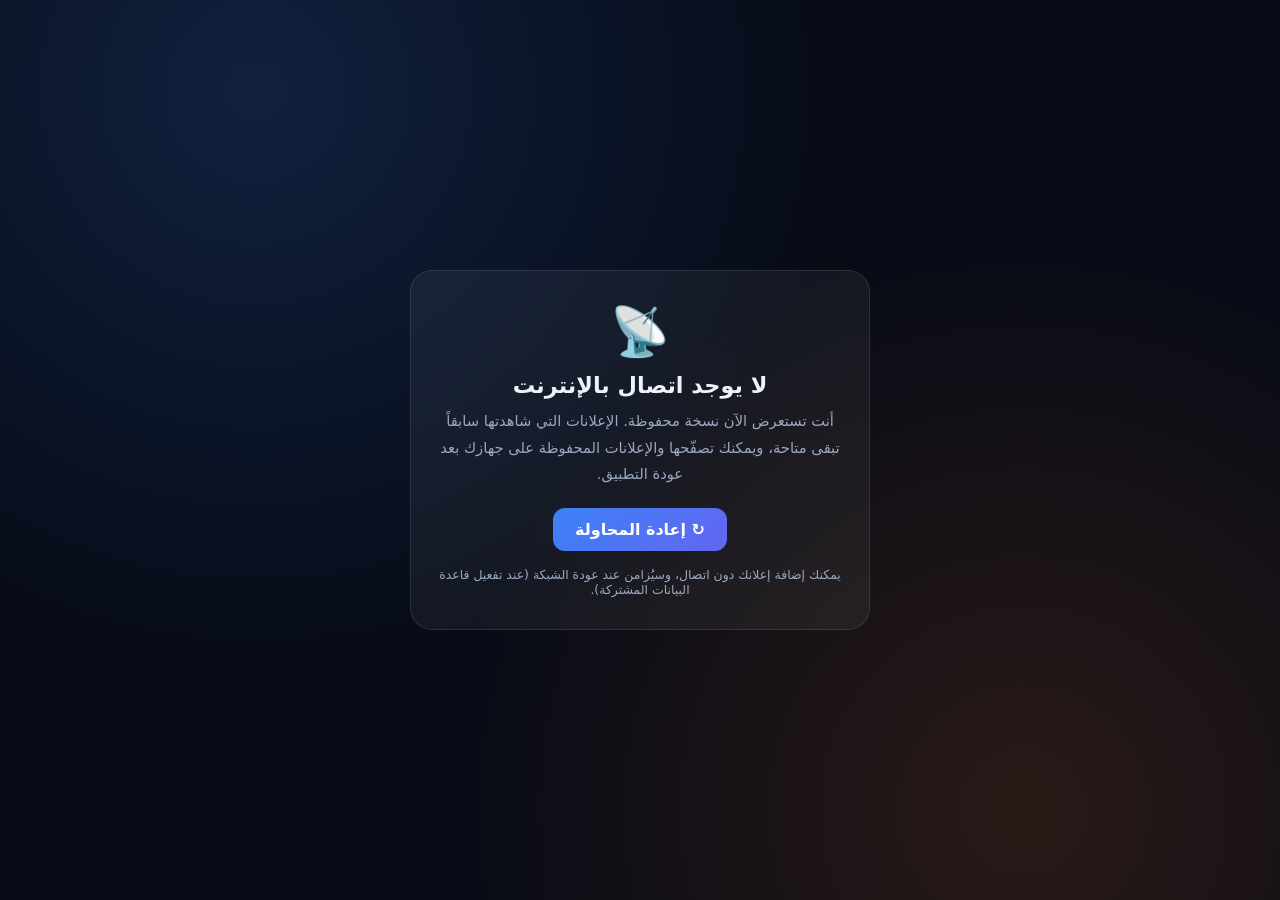
<file: offline.html>
<!DOCTYPE html>
<html lang="ar" dir="rtl">
<head>
<meta charset="UTF-8">
<meta name="viewport" content="width=device-width, initial-scale=1.0">
<meta name="theme-color" content="#070b16">
<title>لا يوجد اتصال — مفقودات شبوة</title>
<link rel="icon" type="image/png" href="icon-192.png">
<style>
  :root { --bg:#070b16; --surface:rgba(255,255,255,.05); --border:rgba(255,255,255,.1); --text:#eef2f9; --muted:#9aa8c0; --brand:#3b82f6; }
  * { box-sizing:border-box; margin:0; padding:0; }
  body {
    min-height:100vh; display:grid; place-items:center; padding:24px; text-align:center;
    font-family:'Cairo','Segoe UI',system-ui,sans-serif; background:var(--bg); color:var(--text);
    background-image:radial-gradient(circle at 20% 10%, rgba(59,130,246,.18), transparent 45%),
                     radial-gradient(circle at 80% 90%, rgba(249,115,22,.14), transparent 45%);
  }
  .box { max-width:460px; padding:32px 26px; border-radius:22px; background:var(--surface); border:1px solid var(--border); }
  .ic { font-size:3rem; margin-bottom:12px; }
  h1 { font-size:1.4rem; margin-bottom:10px; }
  p { color:var(--muted); font-size:.92rem; line-height:1.8; margin-bottom:20px; }
  a {
    display:inline-flex; align-items:center; gap:8px; padding:12px 22px; border-radius:12px;
    background:linear-gradient(135deg,#3b82f6,#6366f1); color:#fff; text-decoration:none; font-weight:700;
  }
  small { display:block; margin-top:16px; color:var(--muted); font-size:.78rem; }
</style>
</head>
<body>
  <div class="box">
    <div class="ic" aria-hidden="true">📡</div>
    <h1>لا يوجد اتصال بالإنترنت</h1>
    <p>
      أنت تستعرض الآن نسخة محفوظة. الإعلانات التي شاهدتها سابقاً تبقى متاحة،
      ويمكنك تصفّحها والإعلانات المحفوظة على جهازك بعد عودة التطبيق.
    </p>
    <a href="./index.html">↻ إعادة المحاولة</a>
    <small>يمكنك إضافة إعلانك دون اتصال، وسيُزامن عند عودة الشبكة (عند تفعيل قاعدة البيانات المشتركة).</small>
  </div>
  <script>
    window.addEventListener('online', () => { location.replace('./index.html'); });
    setTimeout(() => { if (navigator.onLine) location.replace('./index.html'); }, 4000);
  </script>
</body>
</html>
</file>
<file: style.css>
/* ==========================================================================
   مفقودات شبوة — style.css
   نظام تصميم كامل: وضعان ليلي/نهاري، تصميم متجاوب (RTL)، وأداء محسّن
   ========================================================================== */

/* ===== 1) المتغيرات والأساسيات ===== */
:root {
  --brand:        #3b82f6;
  --brand-2:      #6366f1;
  --brand-soft:   rgba(59,130,246,.14);
  --accent:       #f97316;
  --accent-2:     #ea580c;
  --missing:      #ef4444;
  --found:        #22c55e;
  --returned:     #f59e0b;

  --bg:           #070b16;
  --bg-grad-1:    rgba(59,130,246,.16);
  --bg-grad-2:    rgba(249,115,22,.12);
  --bg-grad-3:    rgba(34,197,94,.10);
  --surface:      rgba(255,255,255,.045);
  --surface-2:    rgba(255,255,255,.075);
  --surface-3:    rgba(255,255,255,.11);
  --panel:        #0c1322;
  --border:       rgba(255,255,255,.09);
  --border-2:     rgba(255,255,255,.18);

  --text:         #eef2f9;
  --muted:        #9aa8c0;
  --dim:          #6b7a95;

  --shadow:       0 6px 24px rgba(0,0,0,.35);
  --shadow-lg:    0 24px 60px rgba(0,0,0,.5);

  --r-lg:         22px;
  --r:            16px;
  --r-sm:         12px;
  --r-xs:         9px;
  --hh:           64px;
  --wrap:         1180px;
  --ease:         cubic-bezier(.22,.61,.36,1);
  --glass:        saturate(150%) blur(16px);
}

[data-theme="light"] {
  --brand-soft:   rgba(59,130,246,.12);
  --bg:           #f4f7fd;
  --bg-grad-1:    rgba(59,130,246,.20);
  --bg-grad-2:    rgba(249,115,22,.14);
  --bg-grad-3:    rgba(34,197,94,.14);
  --surface:      #ffffff;
  --surface-2:    #eef3fb;
  --surface-3:    #e3eaf7;
  --panel:        #ffffff;
  --border:       #e2e8f4;
  --border-2:     #cfd9ea;
  --text:         #0e1729;
  --muted:        #5a6a85;
  --dim:          #7d8aa3;
  --shadow:       0 6px 20px rgba(20,40,80,.08);
  --shadow-lg:    0 24px 60px rgba(20,40,80,.16);
}

*, *::before, *::after { margin: 0; padding: 0; box-sizing: border-box; }
[hidden] { display: none !important; }

html { scroll-behavior: smooth; -webkit-text-size-adjust: 100%; }

body {
  font-family: 'Cairo', 'Segoe UI', system-ui, -apple-system, sans-serif;
  background: var(--bg);
  color: var(--text);
  min-height: 100vh;
  overflow-x: hidden;
  line-height: 1.65;
  -webkit-font-smoothing: antialiased;
  transition: background-color .3s var(--ease), color .3s var(--ease);
}

h1, h2, h3, h4 { line-height: 1.35; font-weight: 800; }
button, input, select, textarea { font: inherit; color: inherit; }
button { background: none; border: 0; cursor: pointer; }
a { color: inherit; text-decoration: none; }
img { max-width: 100%; display: block; }
ul, ol { list-style: none; }

.wrap { width: 100%; max-width: var(--wrap); margin-inline: auto; padding-inline: 20px; }
.sr-only { position: absolute; width: 1px; height: 1px; overflow: hidden; clip: rect(0 0 0 0); white-space: nowrap; }
.muted { color: var(--muted); }

:focus-visible { outline: 2.5px solid var(--brand); outline-offset: 2px; border-radius: 6px; }

.skip-link {
  position: fixed; top: -60px; inset-inline-start: 50%; transform: translateX(50%);
  background: var(--brand); color: #fff; padding: 10px 18px; border-radius: 0 0 12px 12px;
  z-index: 400; font-weight: 700; transition: top .2s;
}
.skip-link:focus { top: 0; }

/* ===== 2) خلفية متحركة (CSS فقط — بدون صور خارجية) ===== */
.aurora { position: fixed; inset: 0; z-index: -1; overflow: hidden; pointer-events: none; }
.aurora .blob { position: absolute; border-radius: 50%; filter: blur(90px); opacity: .55; }
.b1 { width: 46vw; height: 46vw; background: var(--bg-grad-1); top: -14vw; inset-inline-end: -10vw; animation: float1 24s ease-in-out infinite; }
.b2 { width: 40vw; height: 40vw; background: var(--bg-grad-2); bottom: -16vw; inset-inline-start: -12vw; animation: float2 30s ease-in-out infinite; }
.b3 { width: 34vw; height: 34vw; background: var(--bg-grad-3); top: 34%; inset-inline-start: 38%; animation: float3 36s ease-in-out infinite; }
@keyframes float1 { 50% { transform: translate(-4vw, 6vw) scale(1.08); } }
@keyframes float2 { 50% { transform: translate(5vw, -5vw) scale(1.1); } }
@keyframes float3 { 33% { transform: translate(-4vw, 4vw); } 66% { transform: translate(4vw, -5vw); } }

/* ===== 3) الأيقونات ===== */
.ic { width: 1.2em; height: 1.2em; flex: none; display: block; }

/* ===== 4) الأزرار ===== */
.btn {
  display: inline-flex; align-items: center; justify-content: center; gap: 8px;
  padding: 11px 18px; border-radius: var(--r-xs); font-weight: 700; font-size: .9rem;
  border: 1px solid transparent; transition: transform .18s var(--ease), box-shadow .18s, background .18s, border-color .18s;
  white-space: nowrap; user-select: none;
}
.btn:active { transform: scale(.97); }
.btn-primary { background: linear-gradient(135deg, var(--brand), var(--brand-2)); color: #fff; box-shadow: 0 6px 18px rgba(59,130,246,.32); }
.btn-primary:hover { box-shadow: 0 10px 26px rgba(59,130,246,.45); transform: translateY(-1px); }
.btn-ghost { background: var(--surface); color: var(--text); border-color: var(--border); }
.btn-ghost:hover { background: var(--surface-2); border-color: var(--border-2); }
.btn-danger { background: var(--missing); color: #fff; }
.btn-danger:hover { filter: brightness(1.08); }
.btn-success { background: var(--found); color: #fff; }
.btn-success:hover { filter: brightness(1.08); }
.btn-wa { background: #1faf54; color: #fff; }
.btn-wa:hover { background: #199448; }
.btn-lg { padding: 14px 24px; font-size: .98rem; border-radius: var(--r-sm); }
.btn-sm { padding: 8px 13px; font-size: .8rem; border-radius: 10px; }
.btn[disabled] { opacity: .55; pointer-events: none; }
.btn .spin { animation: spin 1s linear infinite; }
@keyframes spin { to { transform: rotate(360deg); } }

.icon-btn {
  width: 40px; height: 40px; border-radius: 12px; display: inline-flex;
  align-items: center; justify-content: center; color: var(--muted);
  background: var(--surface); border: 1px solid var(--border); transition: all .18s;
}
.icon-btn:hover { color: var(--text); background: var(--surface-2); border-color: var(--border-2); }
.icon-btn .ic { width: 20px; height: 20px; }

.link-btn {
  display: inline-flex; align-items: center; gap: 6px; color: var(--brand);
  font-weight: 700; font-size: .84rem; transition: opacity .18s;
}
.link-btn:hover { opacity: .75; }
.link-btn .ic { width: 15px; height: 15px; }

.pill {
  min-width: 21px; padding: 1px 6px; border-radius: 100px; background: var(--brand);
  color: #fff; font-size: .7rem; font-weight: 800; line-height: 1.6;
}

/* ===== 5) الترويسة ===== */
.app-header {
  position: sticky; top: 0; z-index: 120; height: var(--hh);
  background: var(--bg);
  background: color-mix(in srgb, var(--bg) 78%, transparent);
  backdrop-filter: var(--glass); -webkit-backdrop-filter: var(--glass);
  border-bottom: 1px solid var(--border);
}
.header-inner { display: flex; align-items: center; justify-content: space-between; gap: 14px; height: 100%; }
.brand { display: flex; align-items: center; gap: 11px; min-width: 0; }
.brand-mark {
  width: 42px; height: 42px; border-radius: 13px; flex: none;
  background: linear-gradient(135deg, var(--brand), var(--accent));
  color: #fff; display: grid; place-items: center;
  box-shadow: 0 6px 18px rgba(59,130,246,.35);
}
.brand-mark .ic { width: 22px; height: 22px; }
.brand-mark.sm { width: 34px; height: 34px; border-radius: 11px; }
.brand-mark.sm .ic { width: 18px; height: 18px; }
.brand-text { display: flex; flex-direction: column; line-height: 1.25; min-width: 0; }
.brand-text strong { font-size: 1.06rem; font-weight: 800; }
.brand-text small { font-size: .7rem; color: var(--muted); }
.header-actions { display: flex; align-items: center; gap: 8px; }

/* أيقونة الوضع الليلي/النهاري */
.icon-sun { display: none; }
[data-theme="light"] .icon-sun { display: block; }
[data-theme="light"] .icon-moon { display: none; }

/* ===== 6) شريط الحالة ===== */
.banner {
  position: relative; z-index: 60; max-width: var(--wrap); margin: 12px auto 0;
  width: calc(100% - 40px);
  display: flex; align-items: center; gap: 10px;
  padding: 11px 14px; border-radius: var(--r-sm);
  background: var(--surface); border: 1px solid var(--border);
  font-size: .85rem; backdrop-filter: var(--glass);
}
.banner .ic { width: 18px; height: 18px; color: var(--brand); }
.banner-text { flex: 1; min-width: 0; }
.banner-btn {
  background: var(--brand); color: #fff; padding: 7px 13px; border-radius: 8px;
  font-size: .78rem; font-weight: 700; flex: none;
}
.banner-x { color: var(--dim); display: grid; place-items: center; }
.banner-x .ic { width: 16px; height: 16px; }
.banner.warn { border-color: rgba(245,158,11,.5); background: rgba(245,158,11,.1); }
.banner.warn .ic { color: var(--returned); }
.banner.offline { border-color: rgba(239,68,68,.5); background: rgba(239,68,68,.1); }
.banner.offline .ic { color: var(--missing); }
.banner.success { border-color: rgba(34,197,94,.5); background: rgba(34,197,94,.1); }
.banner.success .ic { color: var(--found); }

/* ===== 7) الواجهة الترحيبية ===== */
.hero { position: relative; padding: 46px 0 26px; text-align: center; }
.hero-inner { max-width: 820px; }
.hero-eyebrow {
  display: inline-flex; align-items: center; gap: 8px; padding: 6px 14px;
  border-radius: 100px; background: var(--surface); border: 1px solid var(--border);
  font-size: .78rem; color: var(--muted); font-weight: 600; margin-bottom: 18px;
}
.hero-eyebrow .dot { width: 7px; height: 7px; border-radius: 50%; background: var(--found); box-shadow: 0 0 0 4px rgba(34,197,94,.18); }
.hero-title { font-size: clamp(1.7rem, 5.2vw, 3rem); font-weight: 900; letter-spacing: -.4px; }
.grad {
  background: linear-gradient(120deg, var(--brand), #22d3ee 45%, var(--accent));
  -webkit-background-clip: text; background-clip: text; -webkit-text-fill-color: transparent;
}
.hero-desc { color: var(--muted); font-size: 1rem; max-width: 620px; margin: 14px auto 0; }
.hero-cta { display: flex; gap: 12px; justify-content: center; flex-wrap: wrap; margin-top: 24px; }
.hero-points { display: flex; gap: 8px 20px; justify-content: center; flex-wrap: wrap; margin-top: 22px; }
.hero-points li { display: inline-flex; align-items: center; gap: 7px; font-size: .82rem; color: var(--muted); }
.hero-points .ic { width: 15px; height: 15px; color: var(--found); }

/* ===== 8) شريط البحث والفلاتر ===== */
.toolbar {
  position: sticky; top: var(--hh); z-index: 100; padding: 14px 0 12px;
  background: var(--bg);
  background: color-mix(in srgb, var(--bg) 86%, transparent);
  backdrop-filter: var(--glass); -webkit-backdrop-filter: var(--glass);
  border-bottom: 1px solid var(--border);
  scroll-margin-top: calc(var(--hh) + 8px);
}
.search-row { display: flex; gap: 10px; flex-wrap: wrap; }
.search-box { position: relative; flex: 1 1 260px; min-width: 0; }
.search-box input {
  width: 100%; padding: 13px 44px 13px 42px; border-radius: var(--r-sm);
  background: var(--surface); border: 1px solid var(--border); color: var(--text);
  transition: border-color .18s, background .18s, box-shadow .18s;
}
.search-box input::-webkit-search-cancel-button { display: none; }
.search-box input::placeholder { color: var(--dim); }
.search-box input:focus { outline: none; border-color: var(--brand); box-shadow: 0 0 0 4px var(--brand-soft); background: var(--surface-2); }
.search-ic { position: absolute; inset-inline-start: 14px; top: 50%; transform: translateY(-50%); color: var(--muted); width: 19px; height: 19px; pointer-events: none; }
.search-clear {
  position: absolute; inset-inline-end: 10px; top: 50%; transform: translateY(-50%);
  width: 28px; height: 28px; border-radius: 8px; display: grid; place-items: center;
  color: var(--muted); background: var(--surface-2);
}
.search-clear:hover { color: var(--text); }
.search-clear .ic { width: 15px; height: 15px; }

.select-wrap { position: relative; display: flex; align-items: center; }
.select-wrap .ic { position: absolute; inset-inline-start: 12px; width: 16px; height: 16px; color: var(--muted); pointer-events: none; }
.select {
  appearance: none; padding: 13px 34px 13px 16px; border-radius: var(--r-sm);
  background: var(--surface); border: 1px solid var(--border); color: var(--text);
  font-weight: 600; font-size: .86rem; cursor: pointer; max-width: 190px;
}
.select:focus { outline: none; border-color: var(--brand); box-shadow: 0 0 0 4px var(--brand-soft); }
.select option { background: var(--panel); color: var(--text); }

.chips { display: flex; gap: 8px; margin-top: 12px; overflow-x: auto; padding-bottom: 3px; scrollbar-width: none; }
.chips::-webkit-scrollbar { display: none; }
.chip {
  display: inline-flex; align-items: center; gap: 7px; padding: 9px 16px; border-radius: 100px;
  background: var(--surface); border: 1px solid var(--border); color: var(--muted);
  font-size: .83rem; font-weight: 700; white-space: nowrap; transition: all .18s;
}
.chip .ic { width: 15px; height: 15px; }
.chip:hover { color: var(--text); border-color: var(--border-2); }
.chip.is-active { background: linear-gradient(135deg, var(--brand), var(--brand-2)); border-color: transparent; color: #fff; box-shadow: 0 5px 16px rgba(59,130,246,.35); }
.chip-dot { width: 8px; height: 8px; border-radius: 50%; }
.d-missing { background: var(--missing); }
.d-found { background: var(--found); }
.d-returned { background: var(--returned); }

.result-line { display: flex; align-items: center; justify-content: space-between; gap: 10px; margin-top: 10px; font-size: .82rem; color: var(--muted); }

/* ===== 9) الإحصاءات ===== */
.main { padding-bottom: 40px; }
.stats { display: grid; grid-template-columns: repeat(4, 1fr); gap: 12px; margin: 22px 0 26px; }
.stat {
  position: relative; display: flex; align-items: center; gap: 12px; text-align: start;
  padding: 14px 16px; border-radius: var(--r); background: var(--surface);
  border: 1px solid var(--border); overflow: hidden; transition: all .2s var(--ease);
}
.stat::before { content: ''; position: absolute; inset-block-start: 0; inset-inline: 0; height: 3px; background: var(--c); opacity: .85; }
.stat:hover { transform: translateY(-3px); border-color: var(--border-2); box-shadow: var(--shadow); }
.stat-ic { width: 42px; height: 42px; border-radius: 12px; display: grid; place-items: center; font-size: 1.15rem; background: var(--surface-2); background: color-mix(in srgb, var(--c) 16%, transparent); flex: none; }
.stat-body { display: flex; flex-direction: column; min-width: 0; }
.stat-body b { font-size: 1.5rem; font-weight: 800; line-height: 1.1; }
.stat-body small { font-size: .74rem; color: var(--muted); }

.section-head { display: flex; align-items: center; justify-content: space-between; gap: 12px; margin-bottom: 14px; }
.section-head h2 { font-size: 1.25rem; }
.live-badge { display: inline-flex; align-items: center; gap: 7px; font-size: .74rem; color: var(--found); font-weight: 700; }
.live-dot { width: 8px; height: 8px; border-radius: 50%; background: var(--found); animation: pulse 1.8s infinite; }
@keyframes pulse { 0%,100% { box-shadow: 0 0 0 0 rgba(34,197,94,.5); } 50% { box-shadow: 0 0 0 6px rgba(34,197,94,0); } }

/* ===== 10) شبكة البطاقات ===== */
.grid { display: grid; grid-template-columns: repeat(auto-fill, minmax(285px, 1fr)); gap: 18px; }
.grid.no-anim .card { animation: none; }

.card {
  position: relative; display: flex; flex-direction: column; overflow: hidden;
  background: var(--surface); border: 1px solid var(--border); border-radius: var(--r);
  cursor: pointer; transition: transform .22s var(--ease), box-shadow .22s, border-color .22s;
  animation: cardIn .38s var(--ease) backwards;
}
@keyframes cardIn { from { opacity: 0; transform: translateY(14px); } }
.card:hover { transform: translateY(-4px); border-color: var(--border-2); box-shadow: var(--shadow); }
.card:focus-visible { border-color: var(--brand); }

.card-media { position: relative; aspect-ratio: 16 / 10; overflow: hidden; background: var(--surface-2); }
.card-media img { width: 100%; height: 100%; object-fit: cover; transition: transform .5s var(--ease); }
.card:hover .card-media img { transform: scale(1.05); }
.ph { width: 100%; height: 100%; display: grid; place-items: center; font-size: 3rem; }
.ph[data-g="0"] { background: linear-gradient(135deg,#1e3a8a,#3b82f6); }
.ph[data-g="1"] { background: linear-gradient(135deg,#78350f,#f59e0b); }
.ph[data-g="2"] { background: linear-gradient(135deg,#134e4a,#14b8a6); }
.ph[data-g="3"] { background: linear-gradient(135deg,#4c1d95,#8b5cf6); }
.ph[data-g="4"] { background: linear-gradient(135deg,#7f1d1d,#ef4444); }
.ph[data-g="5"] { background: linear-gradient(135deg,#14532d,#22c55e); }
.ph[data-g="6"] { background: linear-gradient(135deg,#164e63,#06b6d4); }
.ph[data-g="7"] { background: linear-gradient(135deg,#3f2d20,#a16207); }
.ph[data-g="8"] { background: linear-gradient(135deg,#1e293b,#64748b); }
.ph[data-g="9"] { background: linear-gradient(135deg,#831843,#ec4899); }

.card-badges { position: absolute; inset-block-start: 10px; inset-inline: 10px; display: flex; gap: 6px; justify-content: space-between; pointer-events: none; }
.badge {
  display: inline-flex; align-items: center; gap: 5px; padding: 5px 11px; border-radius: 100px;
  font-size: .72rem; font-weight: 800; color: #fff; backdrop-filter: blur(6px);
  box-shadow: 0 3px 10px rgba(0,0,0,.28); white-space: nowrap;
}
.badge.missing { background: rgba(239,68,68,.94); }
.badge.found { background: rgba(34,197,94,.94); }
.badge.returned { background: rgba(245,158,11,.95); }
.badge.owner { background: rgba(59,130,246,.94); }
.badge.local { background: rgba(100,116,139,.94); }

.card-body { display: flex; flex-direction: column; flex: 1; padding: 15px 16px 14px; gap: 9px; }
.card-title { font-size: 1.02rem; font-weight: 800; display: -webkit-box; -webkit-line-clamp: 2; -webkit-box-orient: vertical; overflow: hidden; }
.card-desc { font-size: .85rem; color: var(--muted); display: -webkit-box; -webkit-line-clamp: 2; -webkit-box-orient: vertical; overflow: hidden; }
.card-tags { display: flex; flex-wrap: wrap; gap: 6px; }
.tag {
  display: inline-flex; align-items: center; gap: 5px; padding: 4px 10px; border-radius: 8px;
  background: var(--surface-2); font-size: .74rem; color: var(--muted); max-width: 100%;
  overflow: hidden; text-overflow: ellipsis; white-space: nowrap;
}
.tag .ic { width: 13px; height: 13px; }
.card-foot { display: flex; align-items: center; justify-content: space-between; gap: 8px; margin-top: auto; padding-top: 12px; border-top: 1px solid var(--border); }
.card-meta { display: flex; align-items: center; gap: 10px; font-size: .73rem; color: var(--dim); }
.card-meta span { display: inline-flex; align-items: center; gap: 4px; }
.card-meta .ic { width: 13px; height: 13px; }
.card-actions { display: flex; gap: 6px; }

.card.is-returned .card-media img, .card.is-returned .ph { filter: grayscale(.55) brightness(.8); }
.card.is-returned .card-title { text-decoration: line-through; text-decoration-color: var(--dim); text-decoration-thickness: 2px; }

/* ===== 11) هياكل التحميل ===== */
.skeleton { background: var(--surface); border: 1px solid var(--border); border-radius: var(--r); overflow: hidden; }
.sk-line, .sk-media { background: linear-gradient(90deg, var(--surface-2) 25%, var(--surface-3) 37%, var(--surface-2) 63%); background-size: 400% 100%; animation: shimmer 1.4s ease infinite; }
.sk-media { aspect-ratio: 16 / 10; }
.sk-line { height: 12px; border-radius: 6px; margin: 12px 16px; }
.sk-line.w60 { width: 60%; }
.sk-line.w40 { width: 40%; }
@keyframes shimmer { 0% { background-position: 100% 0; } 100% { background-position: 0 0; } }

/* ===== 12) الحالة الفارغة ===== */
.empty { text-align: center; padding: 54px 20px; color: var(--muted); }
.empty-art { font-size: 3.2rem; opacity: .35; margin-bottom: 10px; }
.empty h3 { font-size: 1.15rem; color: var(--text); margin-bottom: 6px; }
.empty p { font-size: .9rem; }
.empty-actions { display: flex; gap: 10px; justify-content: center; flex-wrap: wrap; margin-top: 18px; }
.load-more { display: flex; justify-content: center; margin-top: 26px; }

/* ===== 13) كيف تعمل المنصة + السلامة ===== */
.how { padding: 40px 0 10px; border-top: 1px solid var(--border); margin-top: 30px; }
.how h2 { font-size: 1.25rem; margin-bottom: 18px; }
.steps { display: grid; grid-template-columns: repeat(3, 1fr); gap: 16px; }
.steps li { position: relative; padding: 20px; border-radius: var(--r); background: var(--surface); border: 1px solid var(--border); }
.step-n {
  display: grid; place-items: center; width: 34px; height: 34px; border-radius: 11px;
  background: var(--brand-soft); color: var(--brand); font-weight: 800; margin-bottom: 10px;
}
.steps h3 { font-size: 1rem; margin-bottom: 6px; }
.steps p { font-size: .85rem; color: var(--muted); }

.safety { margin-top: 22px; padding: 20px; border-radius: var(--r); background: var(--surface); border: 1px solid var(--border); }
.safety-head { display: flex; align-items: center; gap: 9px; margin-bottom: 12px; }
.safety-head .ic { width: 20px; height: 20px; color: var(--found); }
.safety-head h3 { font-size: 1rem; }
.safety ul { display: grid; gap: 8px; }
.safety li { position: relative; padding-inline-start: 22px; font-size: .85rem; color: var(--muted); }
.safety li::before { content: '•'; position: absolute; inset-inline-start: 6px; color: var(--brand); font-weight: 900; }

/* ===== 14) التذييل ===== */
.app-footer { margin-top: 40px; padding: 34px 0 40px; border-top: 1px solid var(--border); background: var(--surface); background: color-mix(in srgb, var(--surface) 65%, transparent); }
.footer-inner { display: grid; gap: 18px; }
.footer-brand { display: flex; align-items: center; gap: 12px; }
.footer-brand strong { font-size: 1rem; }
.footer-brand p { font-size: .82rem; color: var(--muted); }
.footer-links { display: flex; flex-wrap: wrap; gap: 8px 22px; }
.footer-links .link-btn { color: var(--muted); font-weight: 600; font-size: .84rem; }
.footer-links .link-btn:hover { color: var(--brand); opacity: 1; }
.footer-note { font-size: .78rem; color: var(--dim); max-width: 720px; }
.footer-note .ver { color: var(--dim); opacity: .8; }
.footer-copy { font-size: .78rem; color: var(--dim); }

/* ===== 15) النوافذ المنبثقة ===== */
.overlay {
  position: fixed; inset: 0; z-index: 200; display: flex; align-items: flex-start; justify-content: center;
  padding: 22px 14px calc(22px + env(safe-area-inset-bottom));
  background: rgba(3,6,14,.68); backdrop-filter: blur(7px); -webkit-backdrop-filter: blur(7px);
  overscroll-behavior: contain;
  overflow-y: auto; animation: fadeIn .2s ease;
}
@keyframes fadeIn { from { opacity: 0; } }
.modal {
  position: relative;
  width: 100%; max-width: 560px; margin: auto; border-radius: var(--r-lg);
  background: var(--panel); border: 1px solid var(--border); box-shadow: var(--shadow-lg);
  animation: modalIn .28s var(--ease); overflow: hidden; display: flex; flex-direction: column;
  max-height: calc(100vh - 44px);
}
.modal-lg { max-width: 640px; }
@keyframes modalIn { from { opacity: 0; transform: translateY(18px) scale(.985); } }
.modal-head {
  display: flex; align-items: center; justify-content: space-between; gap: 12px;
  padding: 16px 20px; border-bottom: 1px solid var(--border); position: sticky; top: 0;
  background: var(--panel); z-index: 2;
}
.modal-head h2 { font-size: 1.1rem; }
.modal-body { padding: 20px; overflow-y: auto; }
.modal-actions { display: flex; gap: 10px; margin-top: 20px; }
.modal-actions .btn-primary, .modal-actions .btn-danger { flex: 1; }

/* الحقول */
.field { margin-bottom: 16px; display: flex; flex-direction: column; gap: 6px; }
.field-row { display: grid; grid-template-columns: 1fr 1fr; gap: 12px; }
.label { font-size: .85rem; font-weight: 700; }
.label .req { color: var(--missing); }
.hint { font-size: .74rem; color: var(--dim); }
.err { font-size: .76rem; color: var(--missing); font-weight: 600; display: none; }
.field.has-error .err { display: block; }
.field.has-error input, .field.has-error select, .field.has-error textarea { border-color: var(--missing); }
.counter { font-size: .72rem; color: var(--dim); text-align: end; margin-top: -2px; }

.field input[type="text"], .field input[type="tel"], .field input[type="date"], .field textarea, .field select, #reportForm select, #reportForm textarea {
  width: 100%; padding: 12px 14px; border-radius: var(--r-xs); background: var(--surface);
  border: 1px solid var(--border); color: var(--text); transition: border-color .18s, box-shadow .18s, background .18s;
}
.field input::placeholder, .field textarea::placeholder { color: var(--dim); }
.field input:focus, .field textarea:focus, .field select:focus, #reportForm select:focus, #reportForm textarea:focus {
  outline: none; border-color: var(--brand); box-shadow: 0 0 0 4px var(--brand-soft); background: var(--surface-2);
}
.field textarea { resize: vertical; min-height: 96px; }
.field select option, #reportForm option { background: var(--panel); }

/* اختيار النوع */
.type-picker { display: grid; grid-template-columns: 1fr 1fr; gap: 10px; }
.type-card {
  display: grid; gap: 4px; justify-items: center; text-align: center; padding: 14px 10px;
  border-radius: var(--r-sm); border: 1.5px solid var(--border); background: var(--surface); transition: all .18s;
}
.type-card:hover { border-color: var(--border-2); }
.type-card.is-active { border-color: var(--brand); background: var(--brand-soft); }
.type-ic { width: 42px; height: 42px; border-radius: 12px; display: grid; place-items: center; }
.type-ic .ic { width: 21px; height: 21px; }
.type-ic.missing { background: rgba(239,68,68,.16); color: var(--missing); }
.type-ic.found { background: rgba(34,197,94,.16); color: var(--found); }
.type-t { font-weight: 800; font-size: .92rem; }
.type-d { font-size: .72rem; color: var(--muted); }

/* رفع الصور */
.drop {
  display: grid; gap: 4px; justify-items: center; text-align: center; padding: 22px 16px;
  border: 2px dashed var(--border-2); border-radius: var(--r-sm); background: var(--surface);
  cursor: pointer; transition: all .18s;
}
.drop:hover, .drop.is-over { border-color: var(--brand); background: var(--brand-soft); }
.drop .ic { width: 28px; height: 28px; color: var(--muted); }
.drop span { font-size: .85rem; }
.drop small { font-size: .72rem; color: var(--dim); }
.thumbs { display: flex; gap: 8px; flex-wrap: wrap; margin-bottom: 8px; }
.thumb { position: relative; width: 92px; height: 92px; border-radius: var(--r-xs); overflow: hidden; border: 1px solid var(--border); }
.thumb img { width: 100%; height: 100%; object-fit: cover; }
.thumb button {
  position: absolute; inset-block-start: 4px; inset-inline-end: 4px; width: 24px; height: 24px;
  border-radius: 50%; background: rgba(0,0,0,.7); color: #fff; display: grid; place-items: center;
}
.thumb button .ic { width: 13px; height: 13px; }

.check { display: flex; align-items: flex-start; gap: 9px; font-size: .82rem; color: var(--muted); cursor: pointer; }
.check input { width: 18px; height: 18px; accent-color: var(--brand); margin-top: 3px; flex: none; }

/* نافذة التأكيد */
.confirm {
  margin: auto; width: 100%; max-width: 380px; text-align: center; padding: 26px;
  border-radius: var(--r-lg); background: var(--panel); border: 1px solid var(--border);
  box-shadow: var(--shadow-lg); animation: modalIn .2s var(--ease);
}
.confirm-ic { font-size: 2.3rem; margin-bottom: 10px; }
.confirm h3 { font-size: 1.1rem; margin-bottom: 8px; }
.confirm p { font-size: .87rem; color: var(--muted); margin-bottom: 20px; }
.confirm-actions { display: flex; gap: 10px; }
.confirm-actions .btn { flex: 1; }

/* ===== 16) تفاصيل الإعلان ===== */
.gallery { border-radius: var(--r-sm); overflow: hidden; margin-bottom: 16px; border: 1px solid var(--border); }
.gallery-main { aspect-ratio: 16 / 10; background: var(--surface-2); }
.gallery-main img { width: 100%; height: 100%; object-fit: cover; }
.gallery-thumbs { display: flex; gap: 6px; padding: 8px; background: var(--surface); }
.gallery-thumbs button { width: 58px; height: 58px; border-radius: 10px; overflow: hidden; opacity: .6; border: 2px solid transparent; }
.gallery-thumbs button.is-active { opacity: 1; border-color: var(--brand); }
.gallery-thumbs img { width: 100%; height: 100%; object-fit: cover; }
.detail-hero { display: flex; align-items: center; gap: 10px; flex-wrap: wrap; margin-bottom: 12px; }
.detail-h { font-size: 1.22rem; font-weight: 800; margin-bottom: 8px; }
.detail-desc { font-size: .93rem; color: var(--muted); line-height: 1.8; margin-bottom: 16px; white-space: pre-wrap; }
.facts { display: grid; grid-template-columns: repeat(2, 1fr); gap: 10px; margin-bottom: 16px; }
.fact { display: flex; align-items: center; gap: 10px; padding: 11px 13px; border-radius: var(--r-xs); background: var(--surface); border: 1px solid var(--border); min-width: 0; }
.fact .ic { width: 17px; height: 17px; color: var(--brand); }
.fact div { display: flex; flex-direction: column; min-width: 0; }
.fact label { font-size: .68rem; color: var(--dim); }
.fact span { font-size: .86rem; font-weight: 700; overflow: hidden; text-overflow: ellipsis; }
.timeline { display: grid; gap: 10px; margin-bottom: 18px; padding: 14px; border-radius: var(--r-sm); background: var(--surface); border: 1px solid var(--border); }
.tl-item { display: flex; gap: 10px; font-size: .82rem; align-items: flex-start; }
.tl-dot { width: 9px; height: 9px; border-radius: 50%; margin-top: 6px; flex: none; background: var(--brand); }
.tl-item.ok .tl-dot { background: var(--found); }
.tl-item b { font-weight: 700; }
.tl-item small { color: var(--dim); display: block; font-size: .74rem; }
.notice { display: flex; gap: 9px; padding: 12px 14px; border-radius: var(--r-xs); background: rgba(245,158,11,.1); border: 1px solid rgba(245,158,11,.35); font-size: .8rem; margin-bottom: 16px; }
.notice .ic { width: 17px; height: 17px; color: var(--returned); flex: none; margin-top: 2px; }
.contact-row { display: grid; gap: 9px; margin-bottom: 12px; }
.contact-row.split { grid-template-columns: 1fr 1fr; }
.mini-actions { display: flex; gap: 8px; flex-wrap: wrap; margin-bottom: 8px; }
.mini-actions .btn { flex: 1 1 120px; }
.phone-reveal { display: flex; align-items: center; justify-content: space-between; gap: 10px; padding: 11px 14px; border-radius: var(--r-xs); background: var(--surface); border: 1px dashed var(--border-2); font-size: .88rem; }
.phone-reveal b { letter-spacing: 1px; direction: ltr; font-weight: 700; }
.about-body h4 { margin: 16px 0 8px; font-size: .95rem; }
.about-body ul { display: grid; gap: 7px; }
.about-body li { position: relative; padding-inline-start: 20px; font-size: .86rem; color: var(--muted); }
.about-body li::before { content: '•'; position: absolute; inset-inline-start: 5px; color: var(--brand); font-weight: 900; }

/* ===== 17) التنبيهات ===== */
.toasts { position: fixed; z-index: 300; inset-block-end: calc(18px + env(safe-area-inset-bottom)); inset-inline: 0; display: flex; flex-direction: column; align-items: center; gap: 8px; pointer-events: none; padding-inline: 14px; }
.toast {
  display: flex; align-items: center; gap: 9px; max-width: 460px; padding: 12px 18px;
  border-radius: 100px; background: var(--panel); border: 1px solid var(--border);
  box-shadow: var(--shadow-lg); font-size: .87rem; font-weight: 600;
  animation: toastIn .3s var(--ease);
}
.toast .ic { width: 18px; height: 18px; }
.toast.success { border-color: rgba(34,197,94,.55); }
.toast.success .ic { color: var(--found); }
.toast.error { border-color: rgba(239,68,68,.55); }
.toast.error .ic { color: var(--missing); }
.toast.info .ic { color: var(--brand); }
.toast.out { animation: toastOut .25s ease forwards; }
@keyframes toastIn { from { opacity: 0; transform: translateY(16px); } }
@keyframes toastOut { to { opacity: 0; transform: translateY(12px); } }

/* ===== 18) أزرار عائمة ===== */
.fab {
  position: fixed; inset-block-end: calc(18px + env(safe-area-inset-bottom)); inset-inline-start: 18px; z-index: 110;
  width: 56px; height: 56px; border-radius: 50%; display: none; place-items: center;
  background: linear-gradient(135deg, var(--accent), var(--accent-2)); color: #fff;
  box-shadow: 0 10px 26px rgba(249,115,22,.45); transition: transform .2s var(--ease);
}
.fab:active { transform: scale(.94); }
.fab .ic { width: 26px; height: 26px; }
.to-top {
  position: fixed; inset-block-end: calc(18px + env(safe-area-inset-bottom)); inset-inline-end: 18px; z-index: 110;
  width: 46px; height: 46px; border-radius: 14px; display: grid; place-items: center;
  background: var(--surface-2); border: 1px solid var(--border-2); color: var(--text);
  backdrop-filter: var(--glass); box-shadow: var(--shadow);
}
.to-top .ic { width: 20px; height: 20px; }

.noscript { max-width: 640px; margin: 60px auto; padding: 20px; border-radius: var(--r); background: rgba(239,68,68,.12); border: 1px solid rgba(239,68,68,.4); text-align: center; }

/* ===== 19) شريط التمرير ===== */
::-webkit-scrollbar { width: 10px; height: 10px; }
::-webkit-scrollbar-track { background: transparent; }
::-webkit-scrollbar-thumb { background: var(--border-2); border-radius: 100px; border: 2px solid transparent; background-clip: content-box; }
::-webkit-scrollbar-thumb:hover { background: var(--brand); background-clip: content-box; }

/* ===== 20) التجاوب ===== */
@media (max-width: 900px) {
  .stats { grid-template-columns: repeat(2, 1fr); }
  .steps { grid-template-columns: 1fr; }
}
@media (max-width: 768px) {
  :root { --hh: 58px; --r-lg: 20px; }
  .wrap { padding-inline: 14px; }
  .brand-text small { display: none; }
  .brand-mark { width: 38px; height: 38px; }
  .hide-sm { display: none; }
  .hero { padding: 30px 0 18px; }
  .hero-desc { font-size: .92rem; }
  .hero-cta .btn { flex: 1 1 100%; }
  .toolbar { padding: 12px 0 10px; }
  .search-box { flex: 1 1 100%; }
  .select-wrap { flex: 1 1 0; }
  .select { width: 100%; max-width: none; padding-block: 11px; font-size: .82rem; }
  .grid { grid-template-columns: 1fr; }
  .form-row, .field-row, .facts { grid-template-columns: 1fr; }
  .fab { display: grid; }
  .to-top { inset-block-end: calc(18px + env(safe-area-inset-bottom)); }
  .toasts { inset-block-end: calc(84px + env(safe-area-inset-bottom)); }

  /* نوافذ بشكل «لوح سفلي» */
  .overlay { padding: 0; align-items: flex-end; }
  .modal {
    max-width: none; margin: 0; border-radius: 22px 22px 0 0; max-height: 92vh;
    animation: sheetIn .3s var(--ease);
    padding-bottom: env(safe-area-inset-bottom);
  }
  .modal.sheet::before {
    content: ''; position: absolute; inset-block-start: 7px; inset-inline: 0; margin-inline: auto;
    width: 42px; height: 4px; border-radius: 100px; background: var(--border-2);
  }
  .modal-head { padding-top: 20px; border-radius: 22px 22px 0 0; }
  @keyframes sheetIn { from { transform: translateY(100%); } }
  .confirm { margin: auto; }
  .overlay:has(.confirm) { align-items: center; }
}
@media (max-width: 480px) {
  .stats { grid-template-columns: 1fr 1fr; gap: 9px; }
  .stat { padding: 11px 12px; gap: 9px; }
  .stat-ic { width: 36px; height: 36px; font-size: 1rem; }
  .stat-body b { font-size: 1.25rem; }
  .stat-body small { font-size: .68rem; }
  .hide-xs { display: none; }
  .btn { padding: 10px 14px; }
  .contact-row.split { grid-template-columns: 1fr; }
  .hero-points { gap: 6px 14px; }
}

/* ===== 21) إمكانية الوصول والحركة ===== */
@media (prefers-reduced-motion: reduce) {
  *, *::before, *::after { animation-duration: .01ms !important; animation-iteration-count: 1 !important; transition-duration: .01ms !important; scroll-behavior: auto !important; }
}
body.no-scroll { overflow: hidden; }
body.offline-mode .live-badge { display: none; }

/* ===== 22) الطباعة ===== */
@media print {
  .app-header, .toolbar, .fab, .to-top, .toasts, .how, .app-footer, .aurora, .overlay { display: none !important; }
  body { background: #fff; color: #000; }
  .card { break-inside: avoid; border-color: #ccc; }
  .grid { grid-template-columns: repeat(2, 1fr); }
}
</file>
